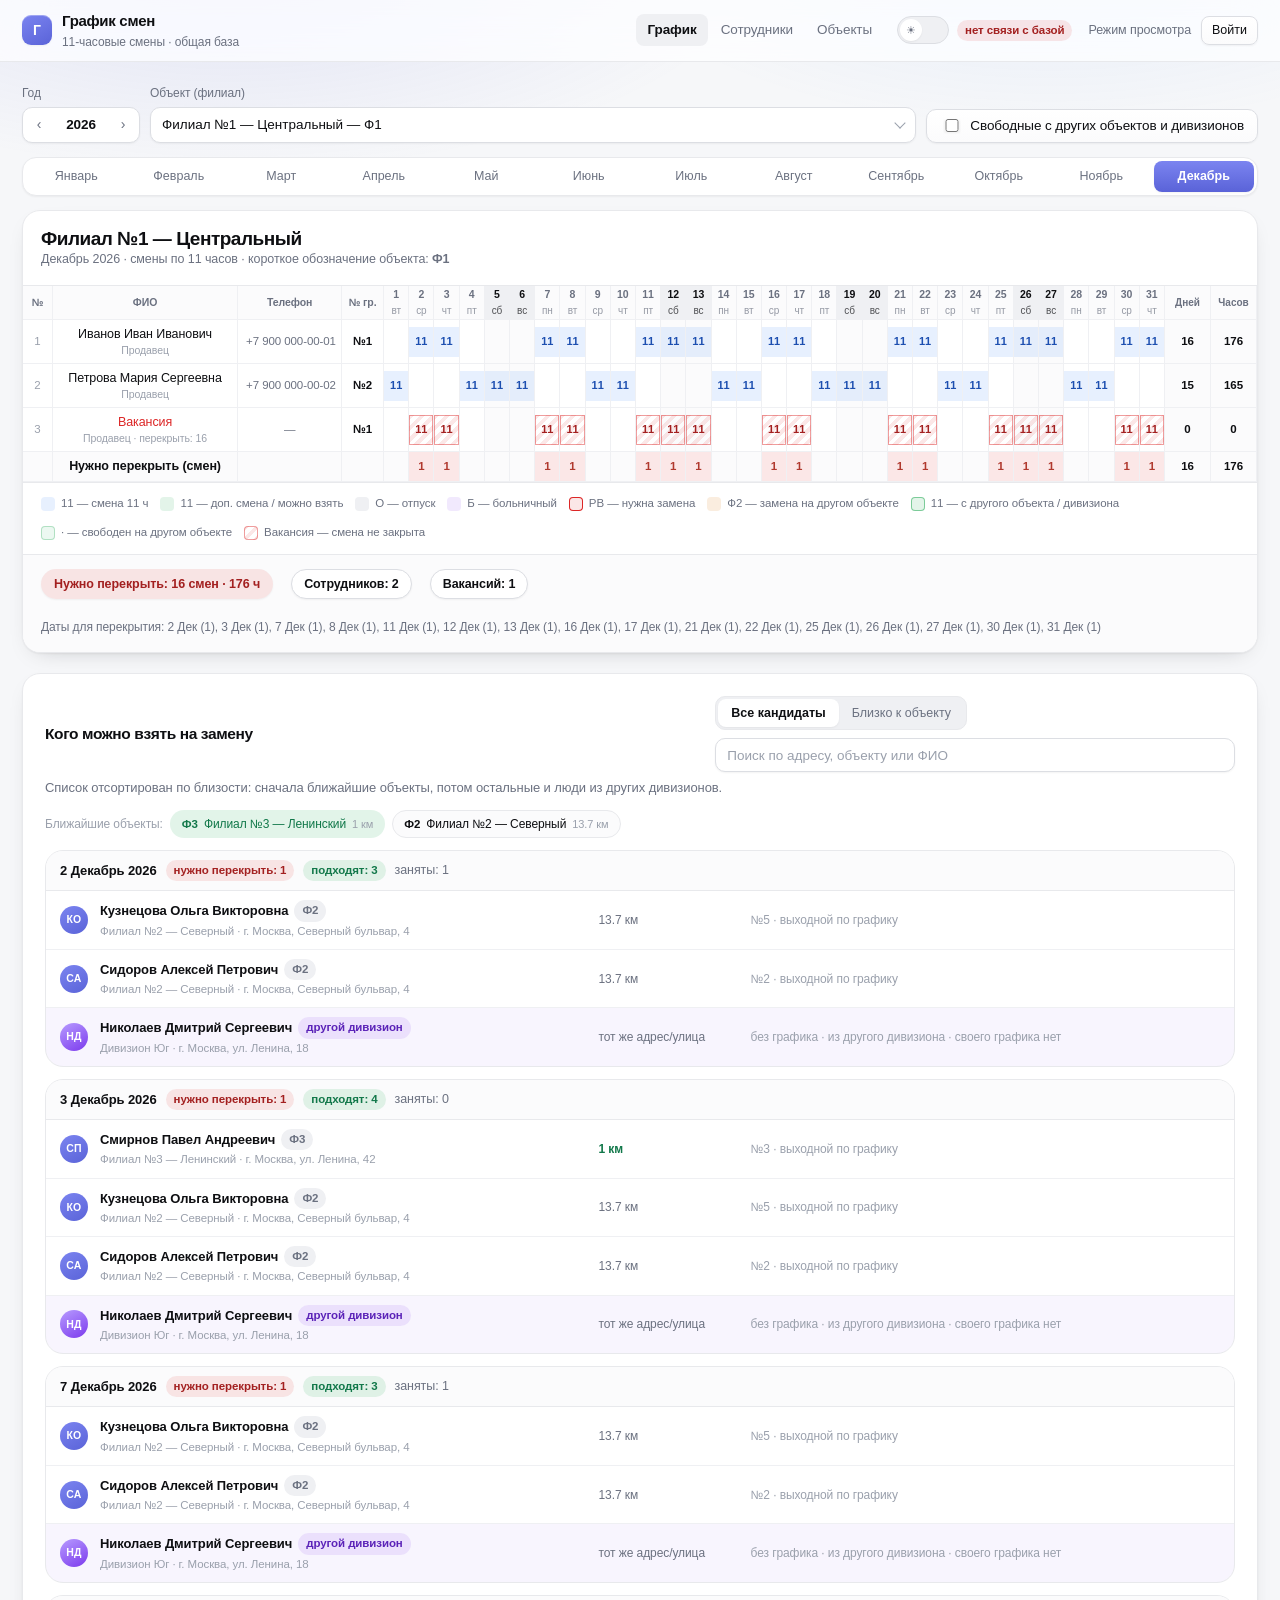
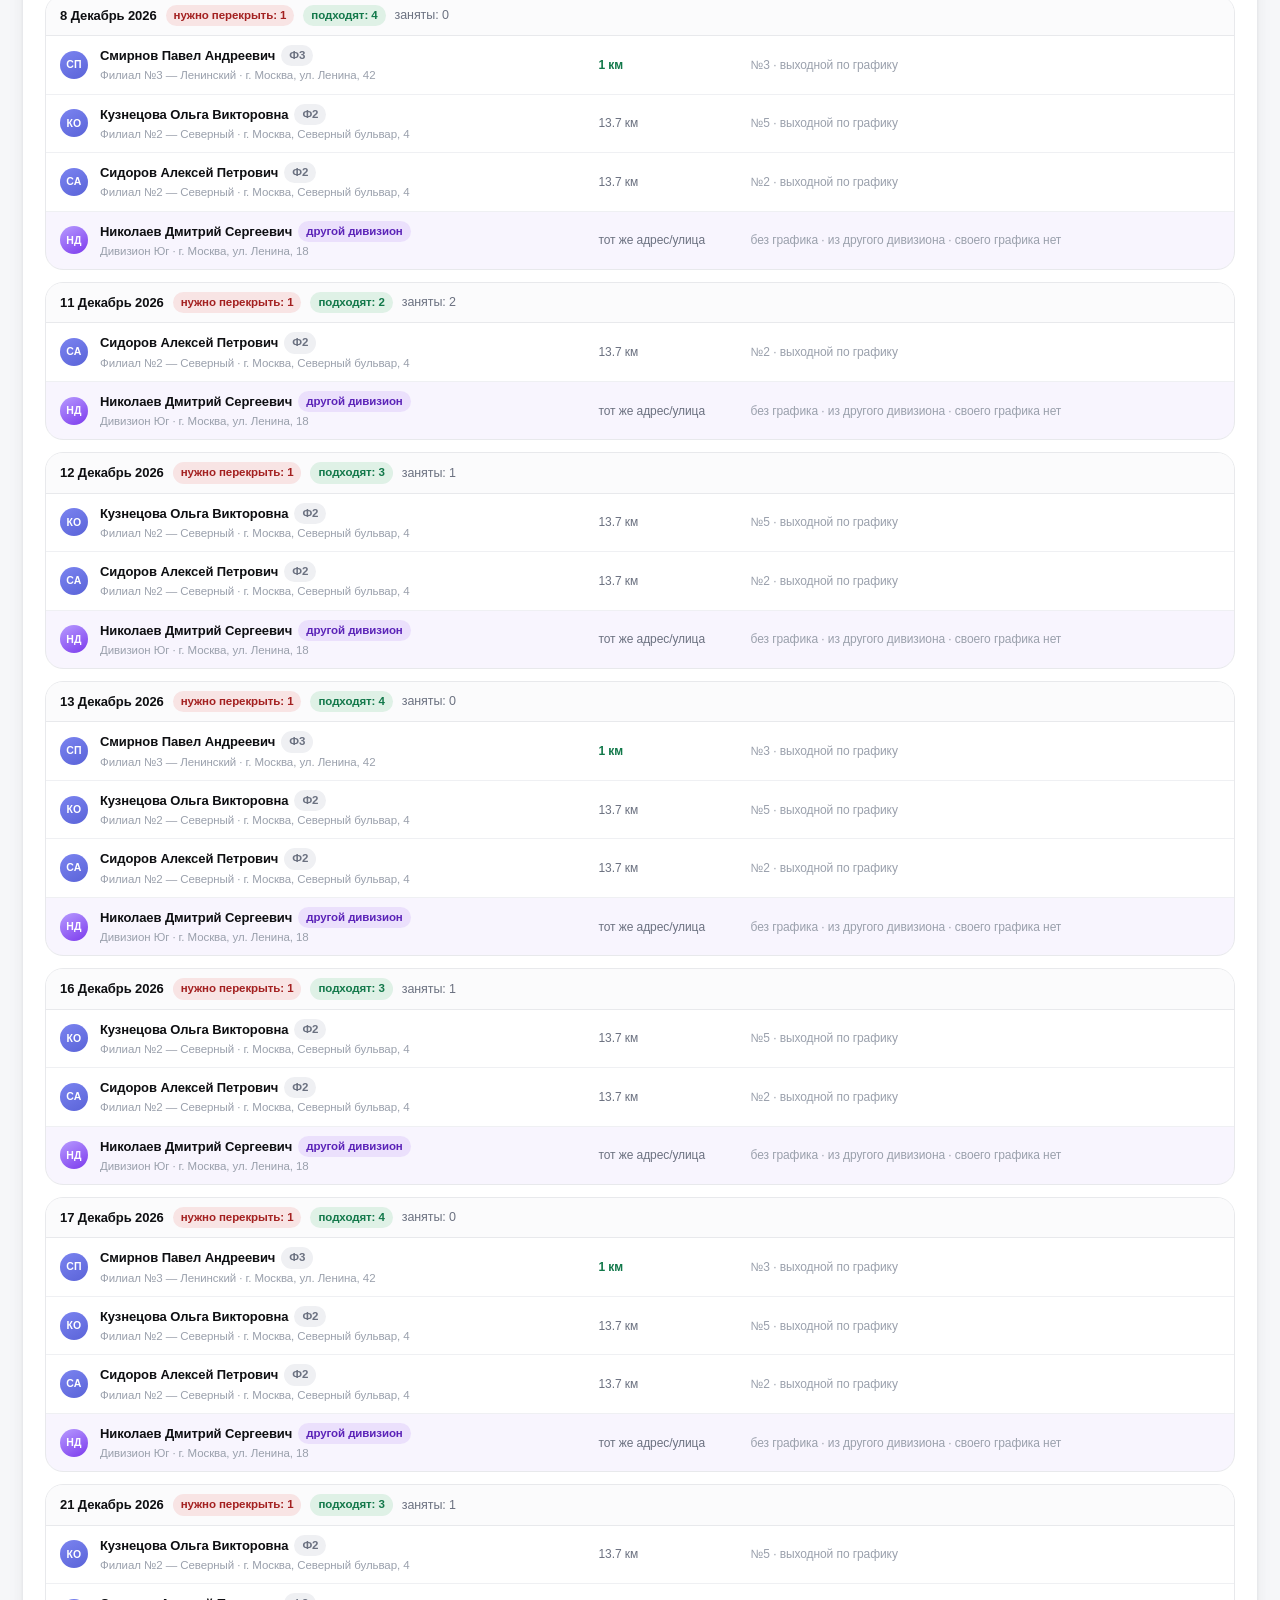
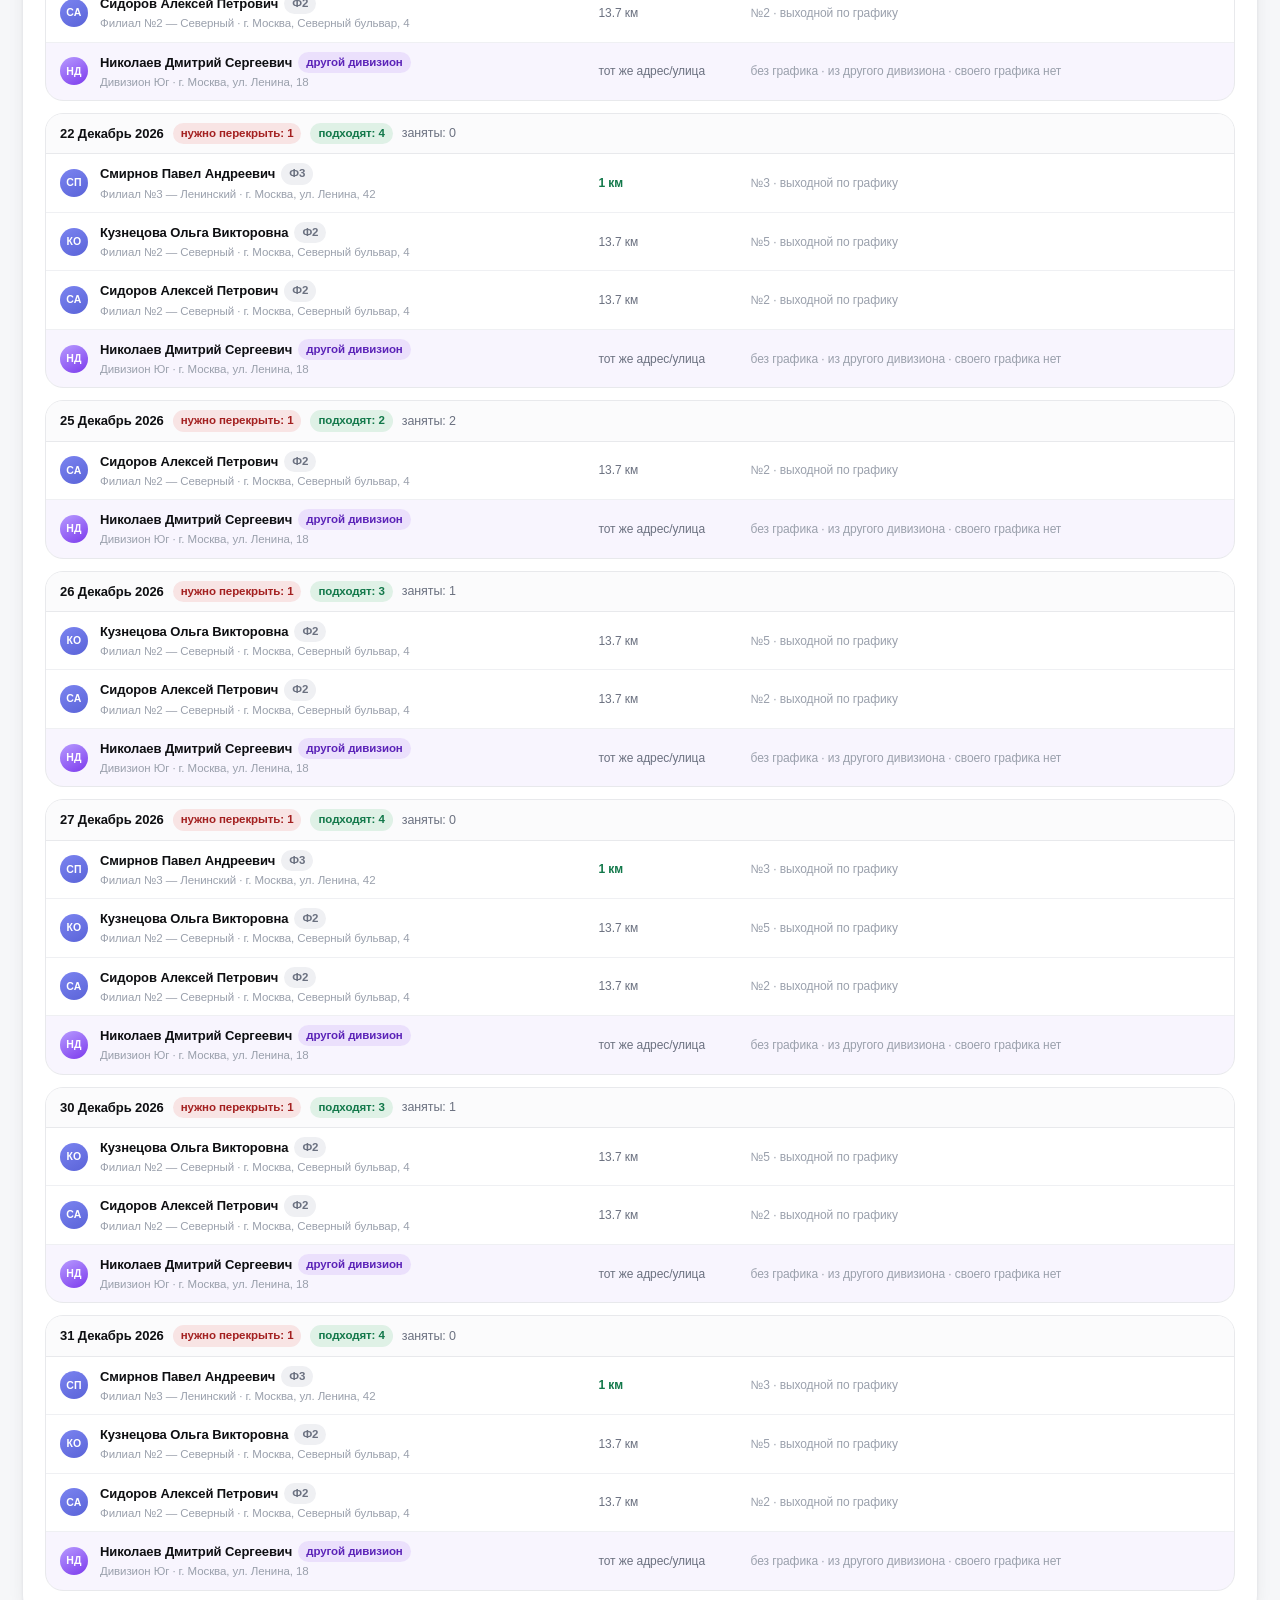
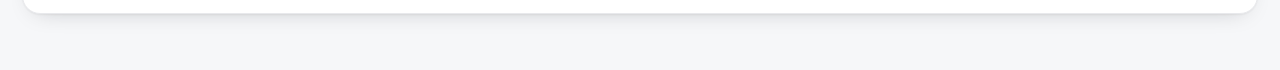
<file: index.html>
<!doctype html>
<html lang="ru">
<head>
<meta charset="utf-8">
<meta name="viewport" content="width=device-width,initial-scale=1">
<title>График смен</title>
<link rel="stylesheet" href="assets/styles.css">
<script>(function(){try{var t=localStorage.getItem("grafik_theme");if(t!=="light"&&t!=="dark"){t=(window.matchMedia&&window.matchMedia("(prefers-color-scheme: dark)").matches)?"dark":"light";}document.documentElement.setAttribute("data-theme",t);}catch(e){document.documentElement.setAttribute("data-theme","light");}})();</script>
</head>
<body>
<header class="top" id="hdr"></header>
<main class="wrap"><div id="view"><div class="loading">Загрузка графика…</div></div></main>
<div id="modal-root"></div>
<script src="assets/config.js?v=8"></script>
<script src="assets/app.js"></script>
<script src="assets/ui-select.js"></script>
<script src="assets/page-schedule.js"></script>
<script>
(function(){
  var v=document.getElementById('view');
  if(window.GRAFIK_READY)return;
  document.documentElement.setAttribute('data-broken','1');
  v.innerHTML='<div style="max-width:720px;margin:60px auto;padding:24px;border:1px solid #E6E5E3;border-radius:14px;'+
    'font:15px/1.6 -apple-system,Segoe UI,Roboto,sans-serif;color:#2C2C2B;background:#fff">'+
    '<h2 style="margin:0 0 10px">Файлы сайта не загрузились</h2>'+
    '<p>Страница открылась, но рядом с ней нет папки <b>assets</b> (в ней дизайн и код). '+
    'Поэтому график не может нарисоваться.</p>'+
    '<p><b>Что сделать:</b> загрузите на хостинг все файлы из архива целиком: '+
    'index.html и остальные .html — в корень, а папку assets — рядом с ними (со всеми 9 файлами внутри).</p>'+
    '<p style="color:#7D7A75;font-size:13px">Загружать сам zip-архив нельзя — хостинг не распакует его сам.</p></div>';
})();
</script>
</body>
</html>
</file>
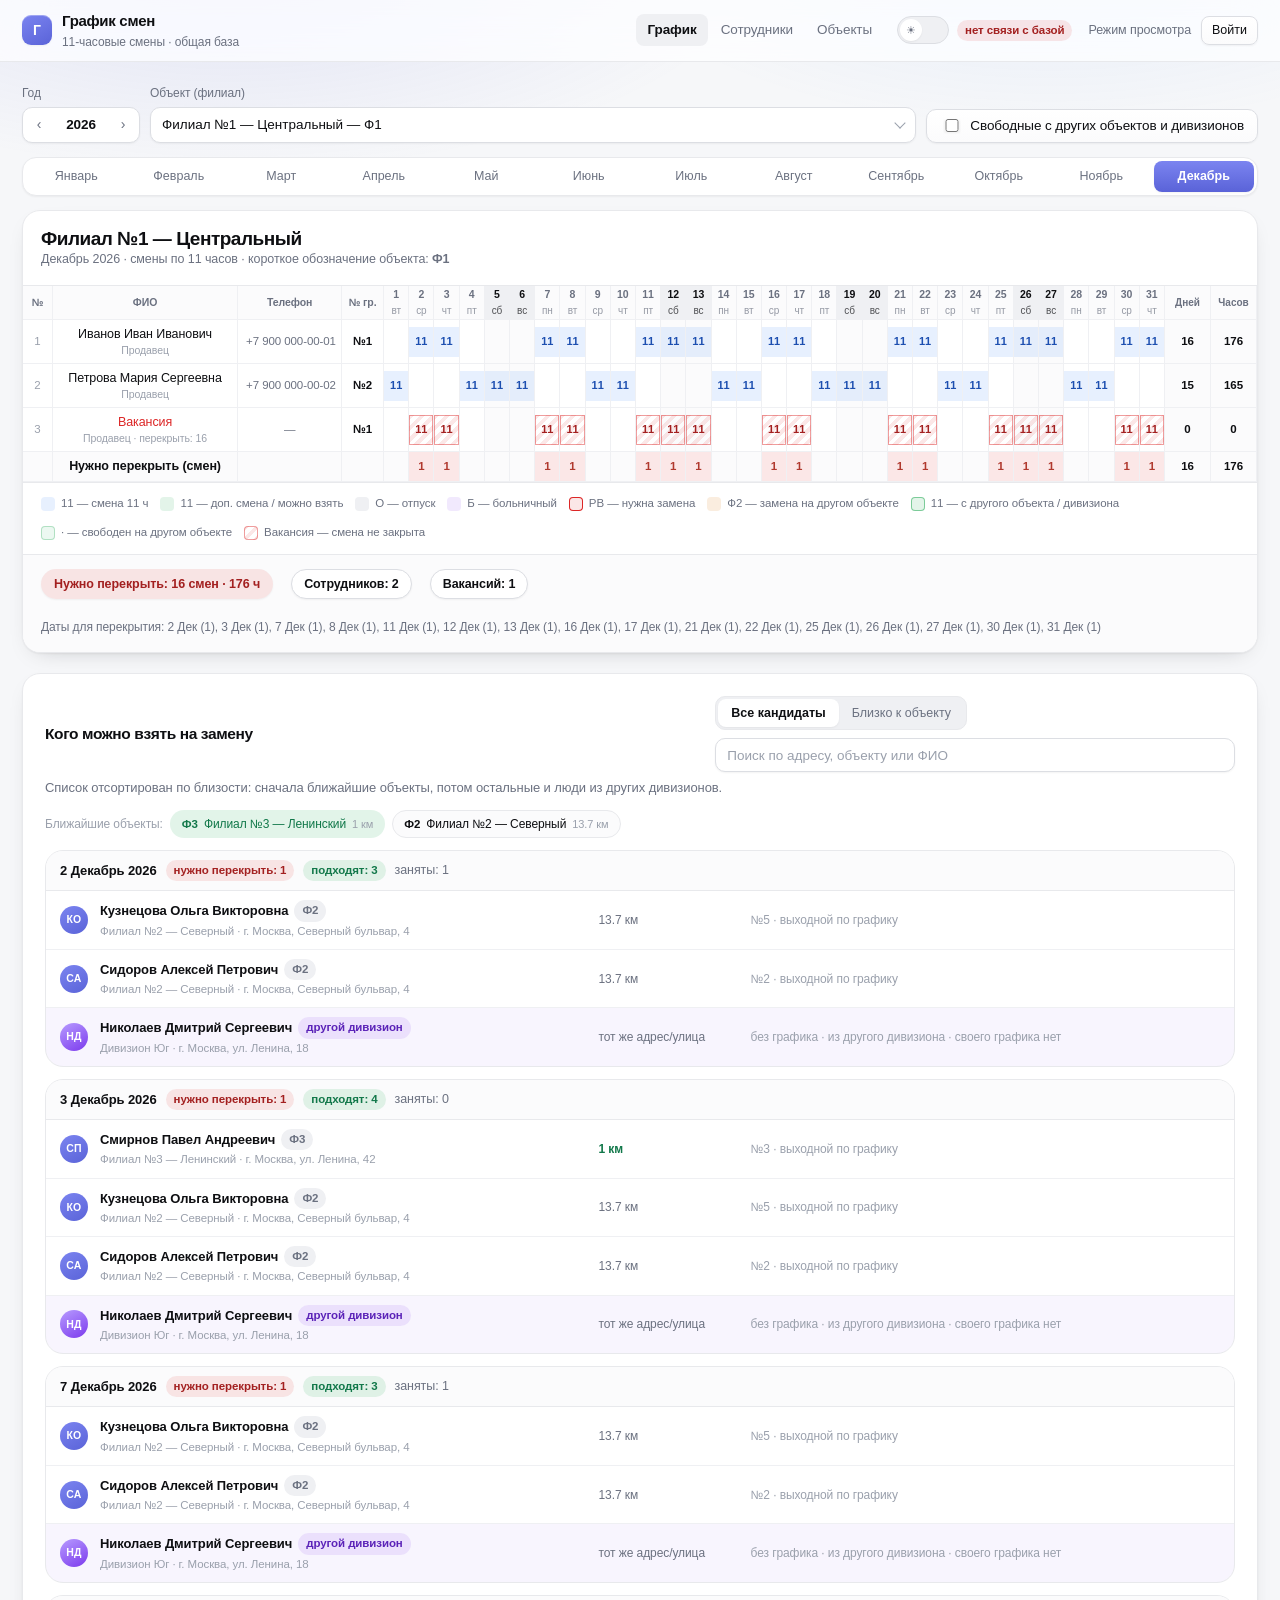
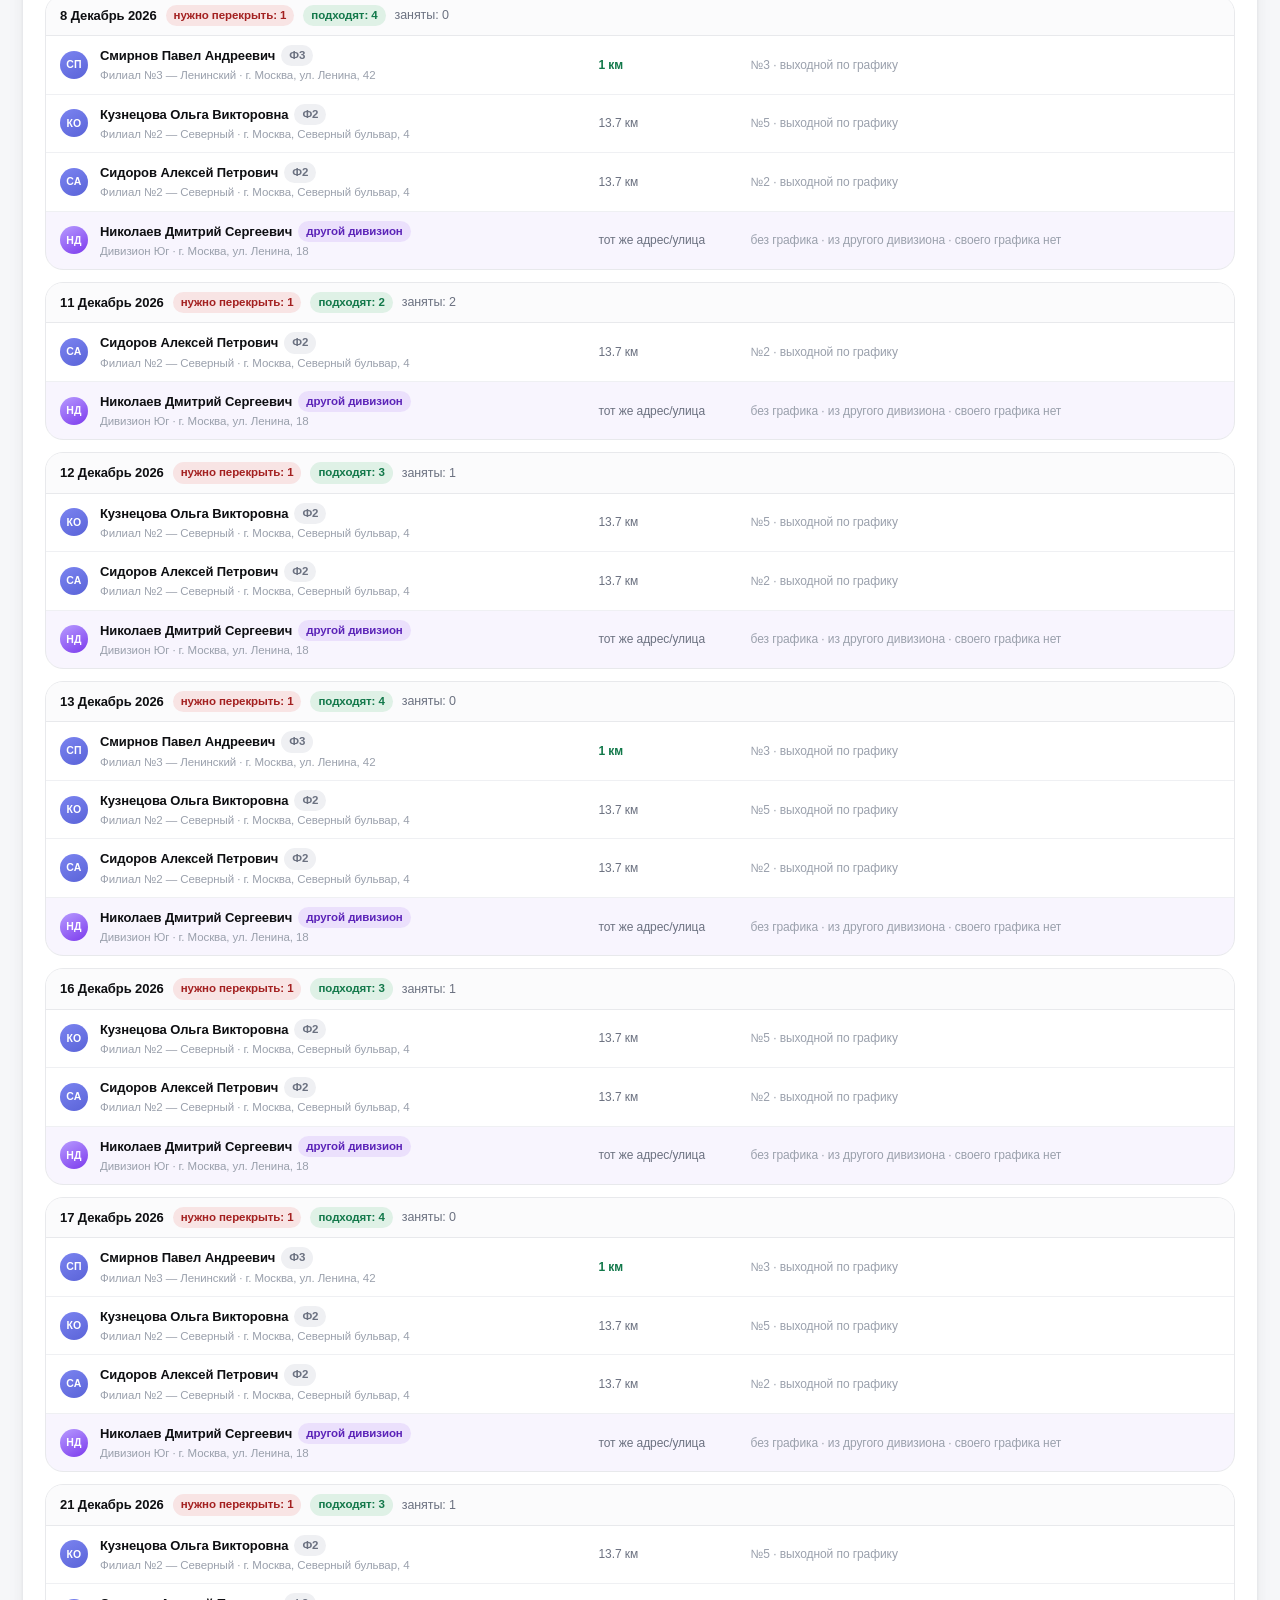
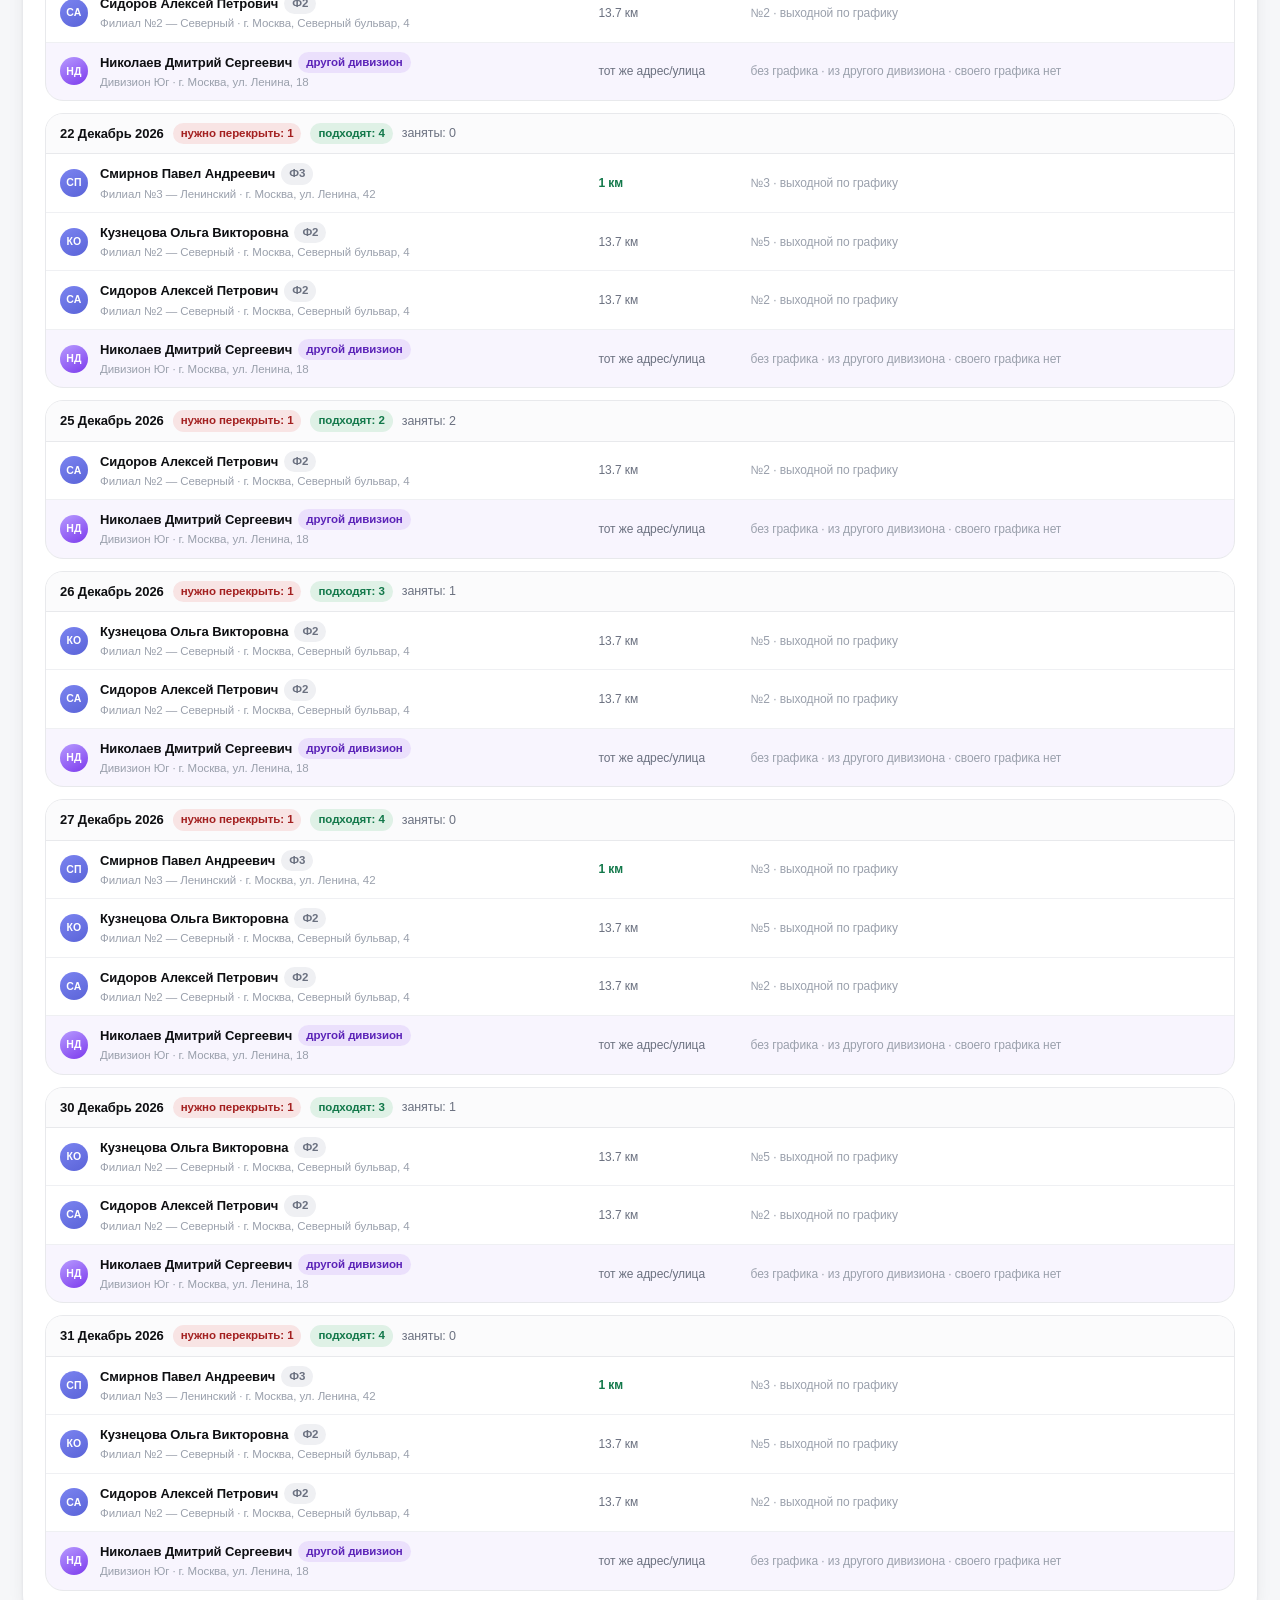
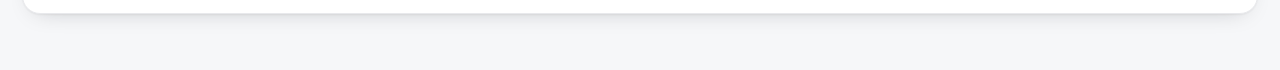
<file: admins.html>
<!doctype html>
<html lang="ru">
<head>
<meta charset="utf-8">
<meta name="viewport" content="width=device-width,initial-scale=1">
<title>Админы — График смен</title>
<link rel="stylesheet" href="assets/styles.css">
<script>(function(){try{var t=localStorage.getItem("grafik_theme");if(t!=="light"&&t!=="dark"){t=(window.matchMedia&&window.matchMedia("(prefers-color-scheme: dark)").matches)?"dark":"light";}document.documentElement.setAttribute("data-theme",t);}catch(e){document.documentElement.setAttribute("data-theme","light");}})();</script>
</head>
<body>
<header class="top" id="hdr"></header>
<main class="wrap"><div id="view"><div class="loading">Загрузка графика…</div></div></main>
<div id="modal-root"></div>
<script src="assets/config.js?v=8"></script>
<script src="assets/app.js"></script>
<script src="assets/ui-select.js"></script>
<script src="assets/page-admins.js"></script>
<script>
(function(){
  var v=document.getElementById('view');
  if(window.GRAFIK_READY)return;
  document.documentElement.setAttribute('data-broken','1');
  v.innerHTML='<div style="max-width:720px;margin:60px auto;padding:24px;border:1px solid #E6E5E3;border-radius:14px;'+
    'font:15px/1.6 -apple-system,Segoe UI,Roboto,sans-serif;color:#2C2C2B;background:#fff">'+
    '<h2 style="margin:0 0 10px">Файлы сайта не загрузились</h2>'+
    '<p>Страница открылась, но рядом с ней нет папки <b>assets</b> (в ней дизайн и код). '+
    'Поэтому график не может нарисоваться.</p>'+
    '<p><b>Что сделать:</b> загрузите на хостинг все файлы из архива целиком: '+
    'index.html и остальные .html — в корень, а папку assets — рядом с ними (со всеми 9 файлами внутри).</p>'+
    '<p style="color:#7D7A75;font-size:13px">Загружать сам zip-архив нельзя — хостинг не распакует его сам.</p></div>';
})();
</script>
</body>
</html>
</file>
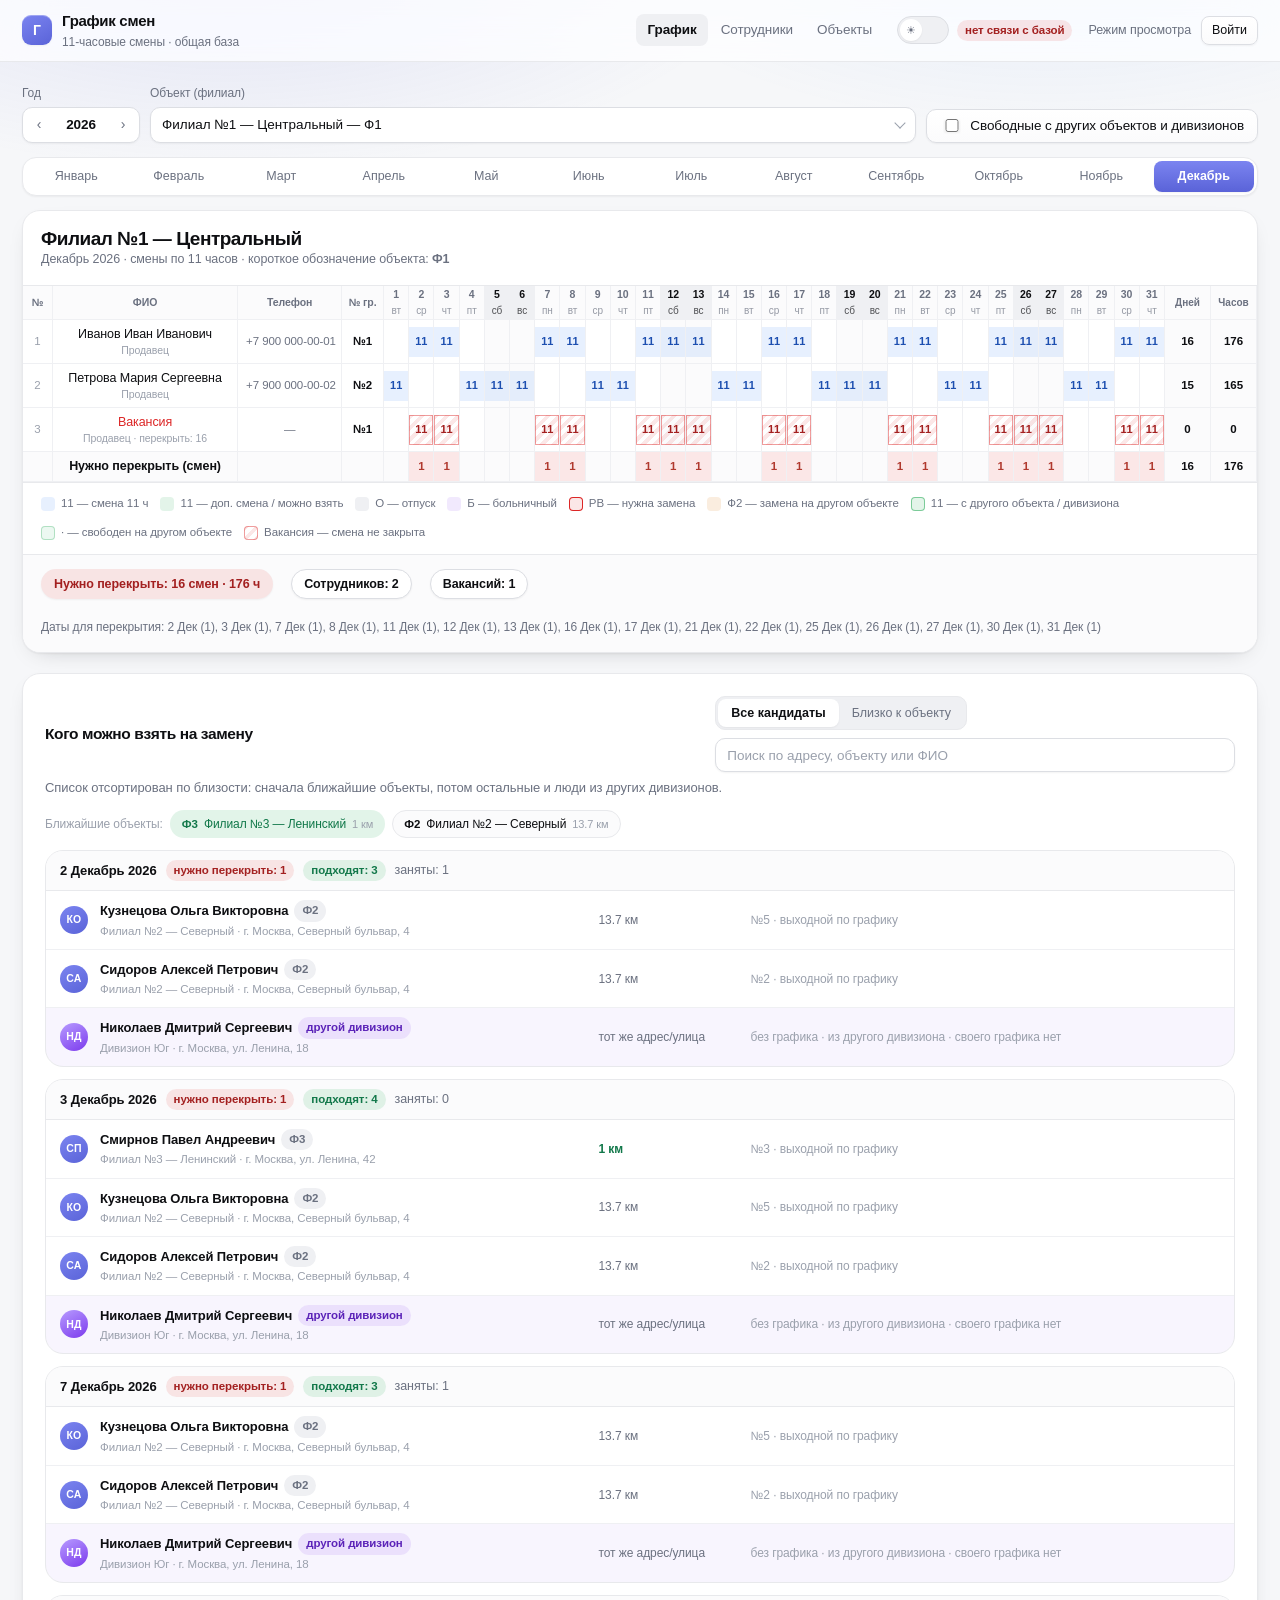
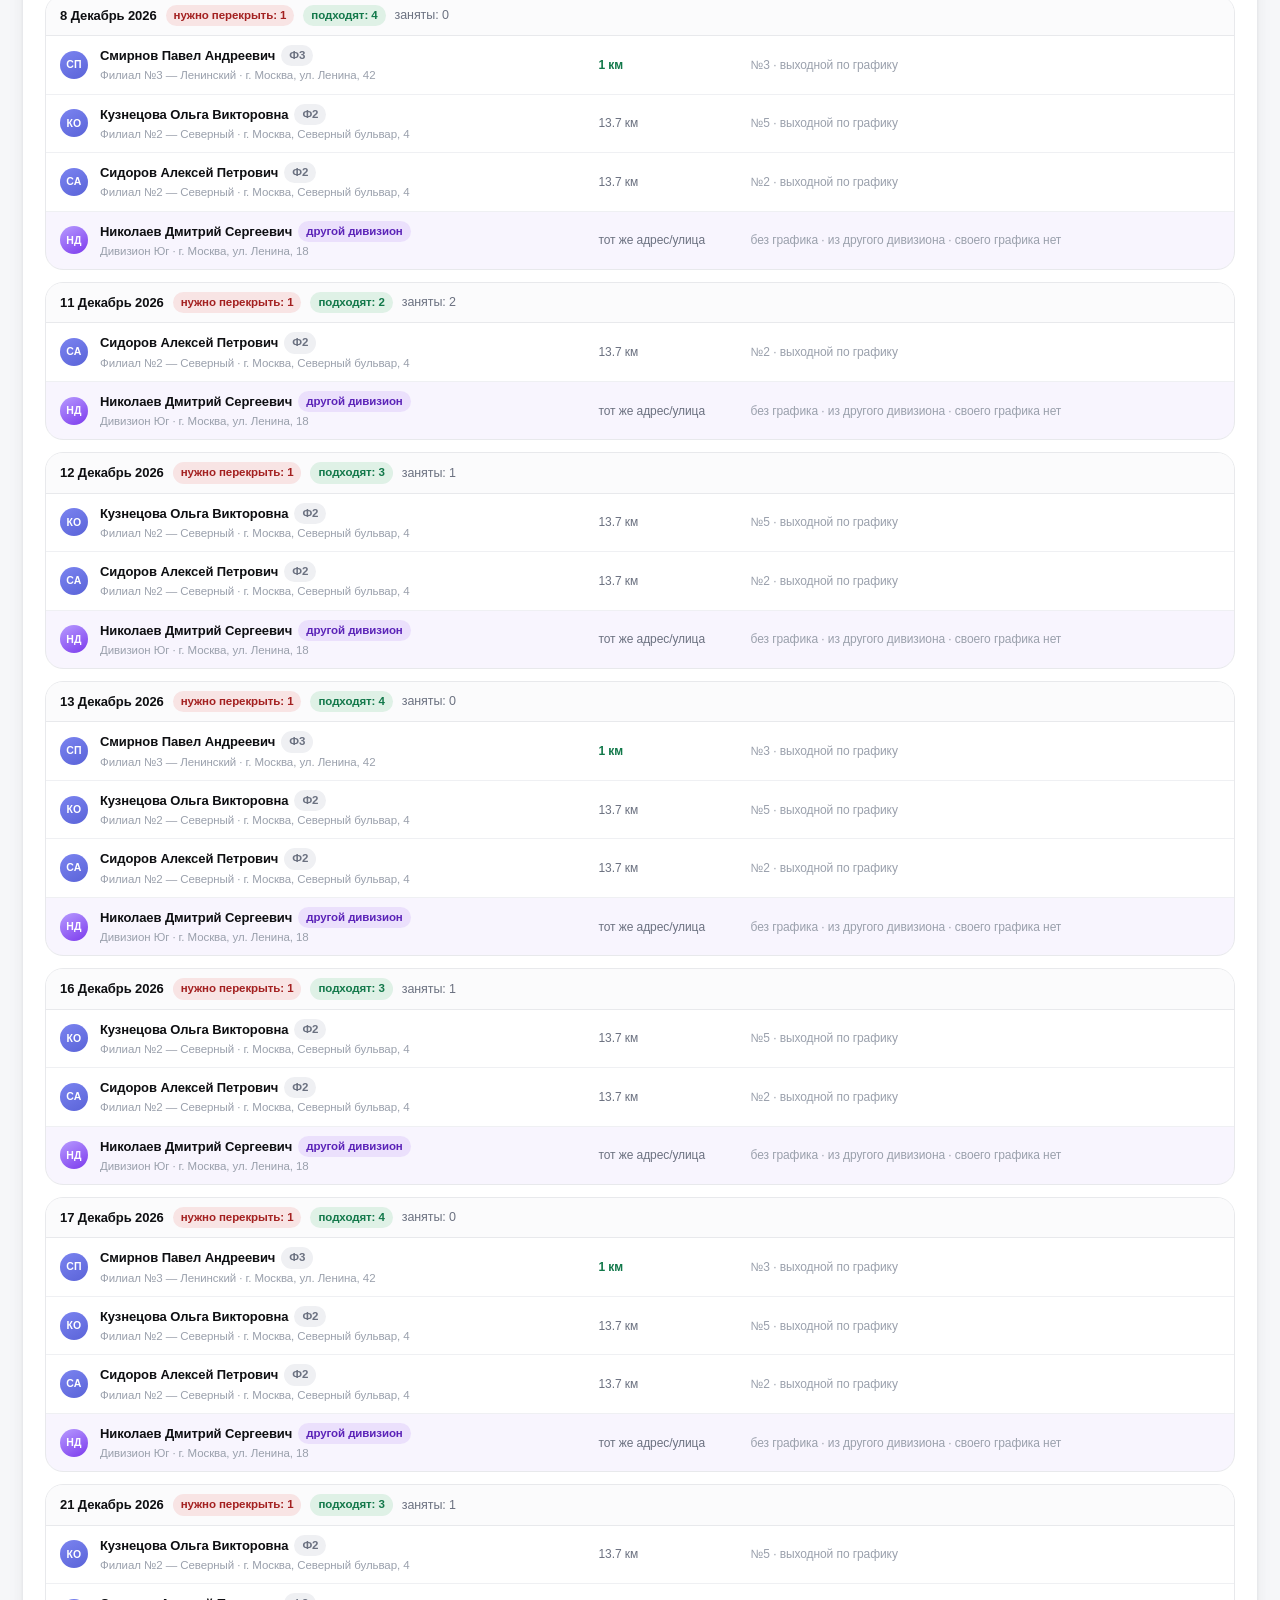
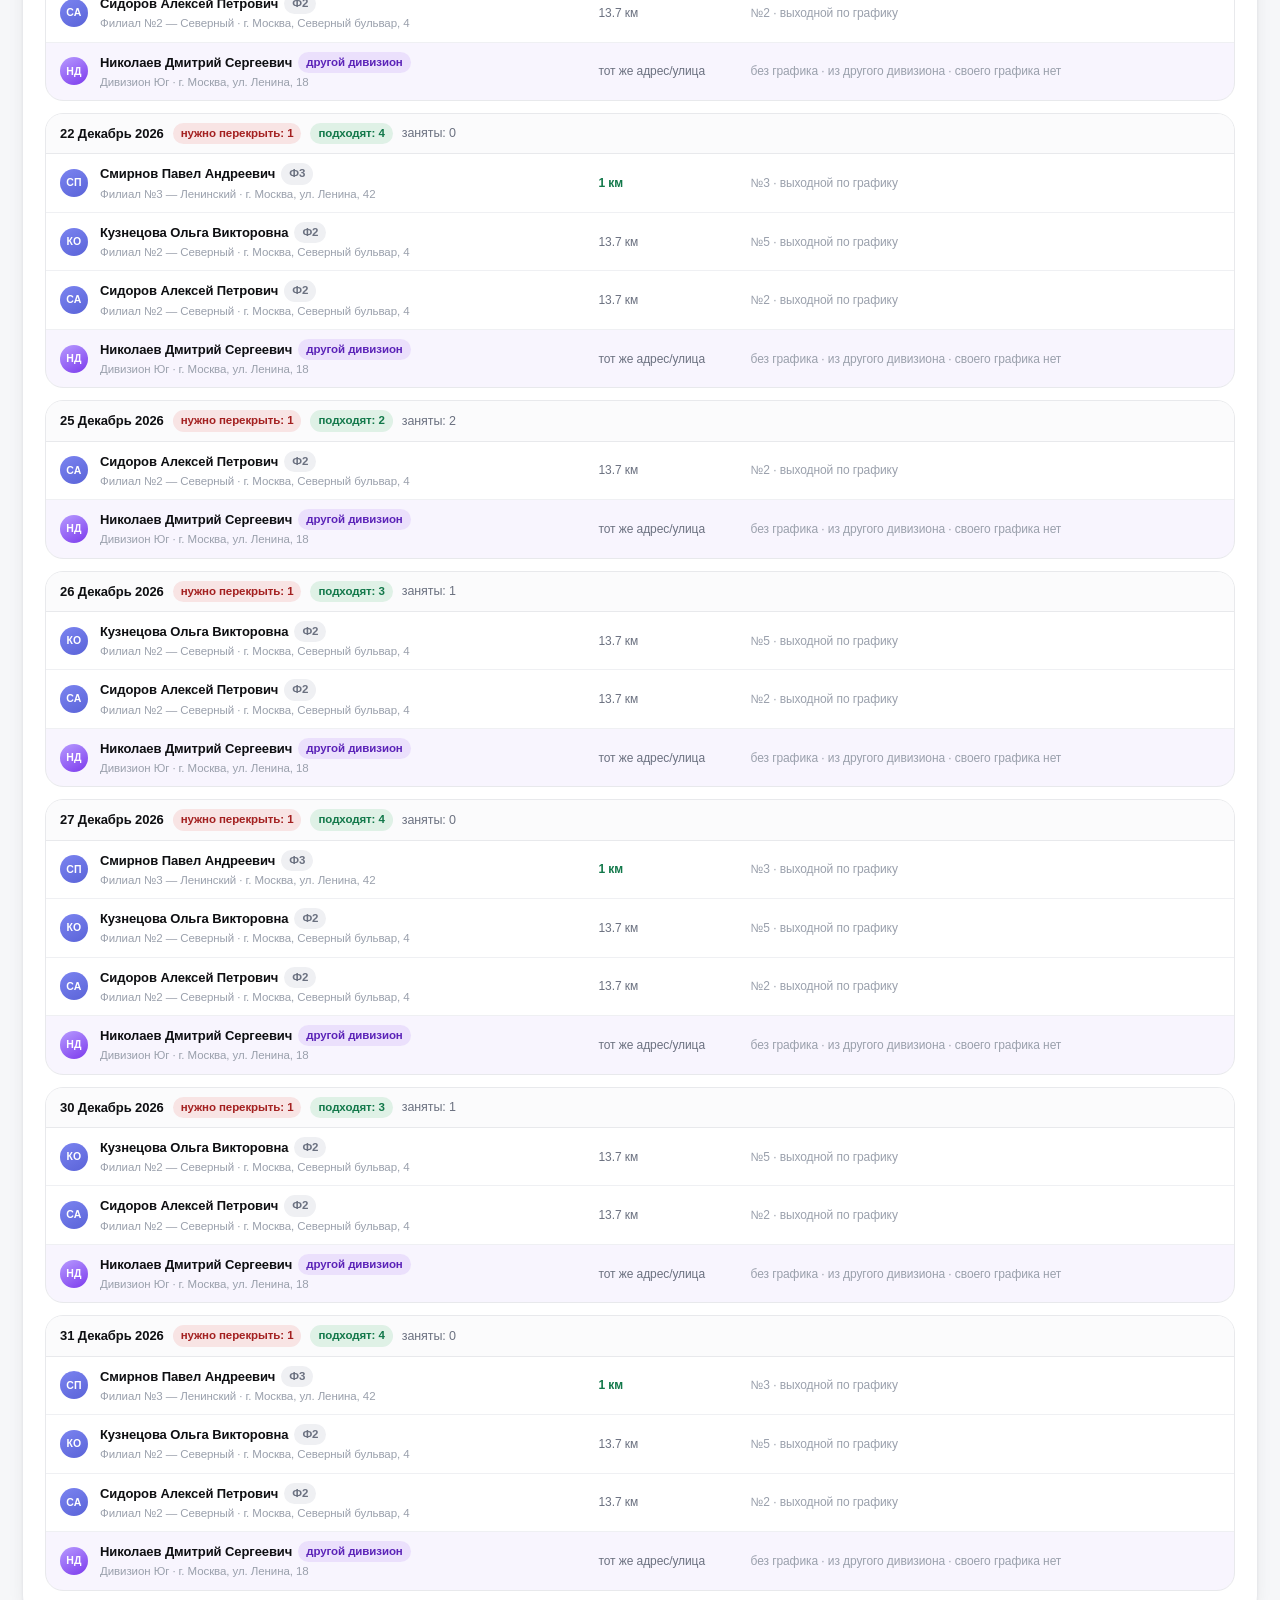
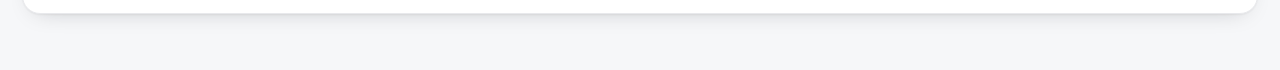
<file: data.html>
<!doctype html>
<html lang="ru">
<head>
<meta charset="utf-8">
<meta name="viewport" content="width=device-width,initial-scale=1">
<title>Данные — График смен</title>
<link rel="stylesheet" href="assets/styles.css">
<script>(function(){try{var t=localStorage.getItem("grafik_theme");if(t!=="light"&&t!=="dark"){t=(window.matchMedia&&window.matchMedia("(prefers-color-scheme: dark)").matches)?"dark":"light";}document.documentElement.setAttribute("data-theme",t);}catch(e){document.documentElement.setAttribute("data-theme","light");}})();</script>
</head>
<body>
<header class="top" id="hdr"></header>
<main class="wrap"><div id="view"><div class="loading">Загрузка графика…</div></div></main>
<div id="modal-root"></div>
<script src="assets/config.js?v=8"></script>
<script src="assets/app.js"></script>
<script src="assets/ui-select.js"></script>
<script src="assets/page-data.js"></script>
<script>
(function(){
  var v=document.getElementById('view');
  if(window.GRAFIK_READY)return;
  document.documentElement.setAttribute('data-broken','1');
  v.innerHTML='<div style="max-width:720px;margin:60px auto;padding:24px;border:1px solid #E6E5E3;border-radius:14px;'+
    'font:15px/1.6 -apple-system,Segoe UI,Roboto,sans-serif;color:#2C2C2B;background:#fff">'+
    '<h2 style="margin:0 0 10px">Файлы сайта не загрузились</h2>'+
    '<p>Страница открылась, но рядом с ней нет папки <b>assets</b> (в ней дизайн и код). '+
    'Поэтому график не может нарисоваться.</p>'+
    '<p><b>Что сделать:</b> загрузите на хостинг все файлы из архива целиком: '+
    'index.html и остальные .html — в корень, а папку assets — рядом с ними (со всеми 9 файлами внутри).</p>'+
    '<p style="color:#7D7A75;font-size:13px">Загружать сам zip-архив нельзя — хостинг не распакует его сам.</p></div>';
})();
</script>
</body>
</html>
</file>
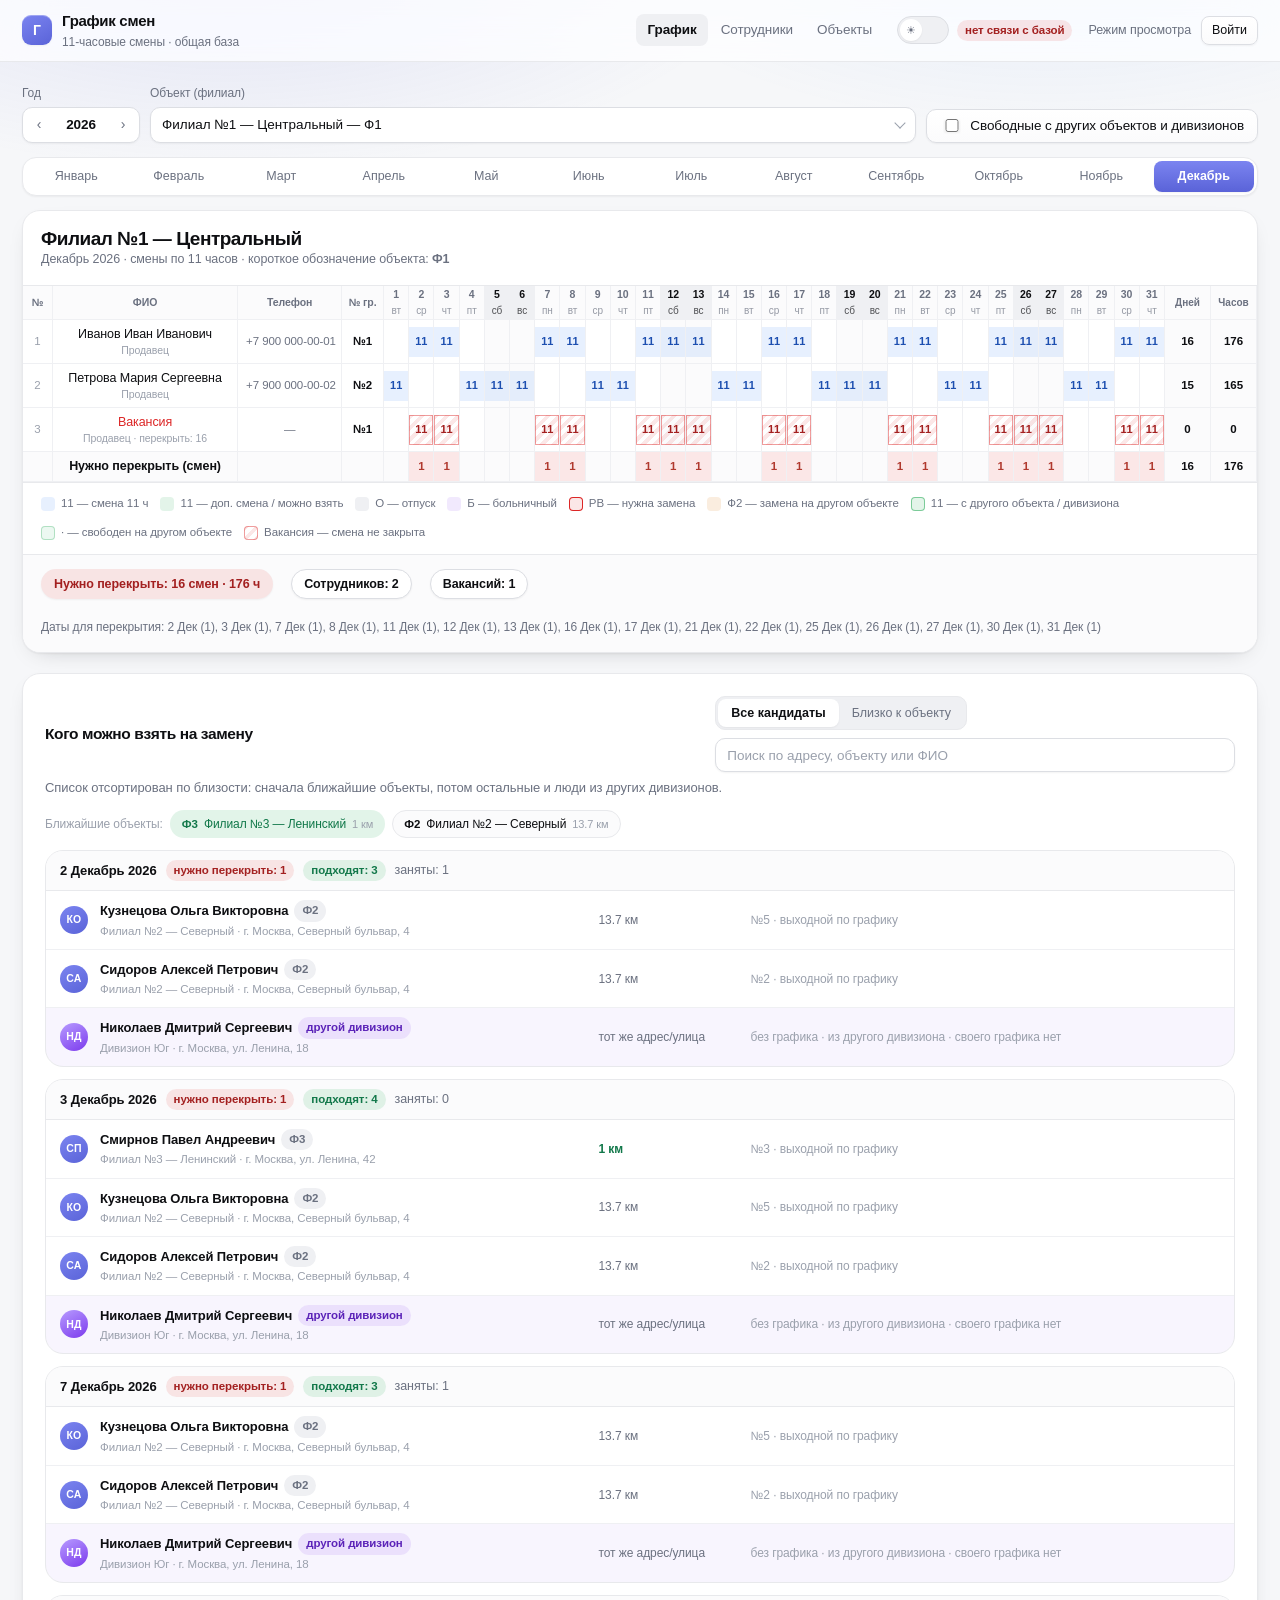
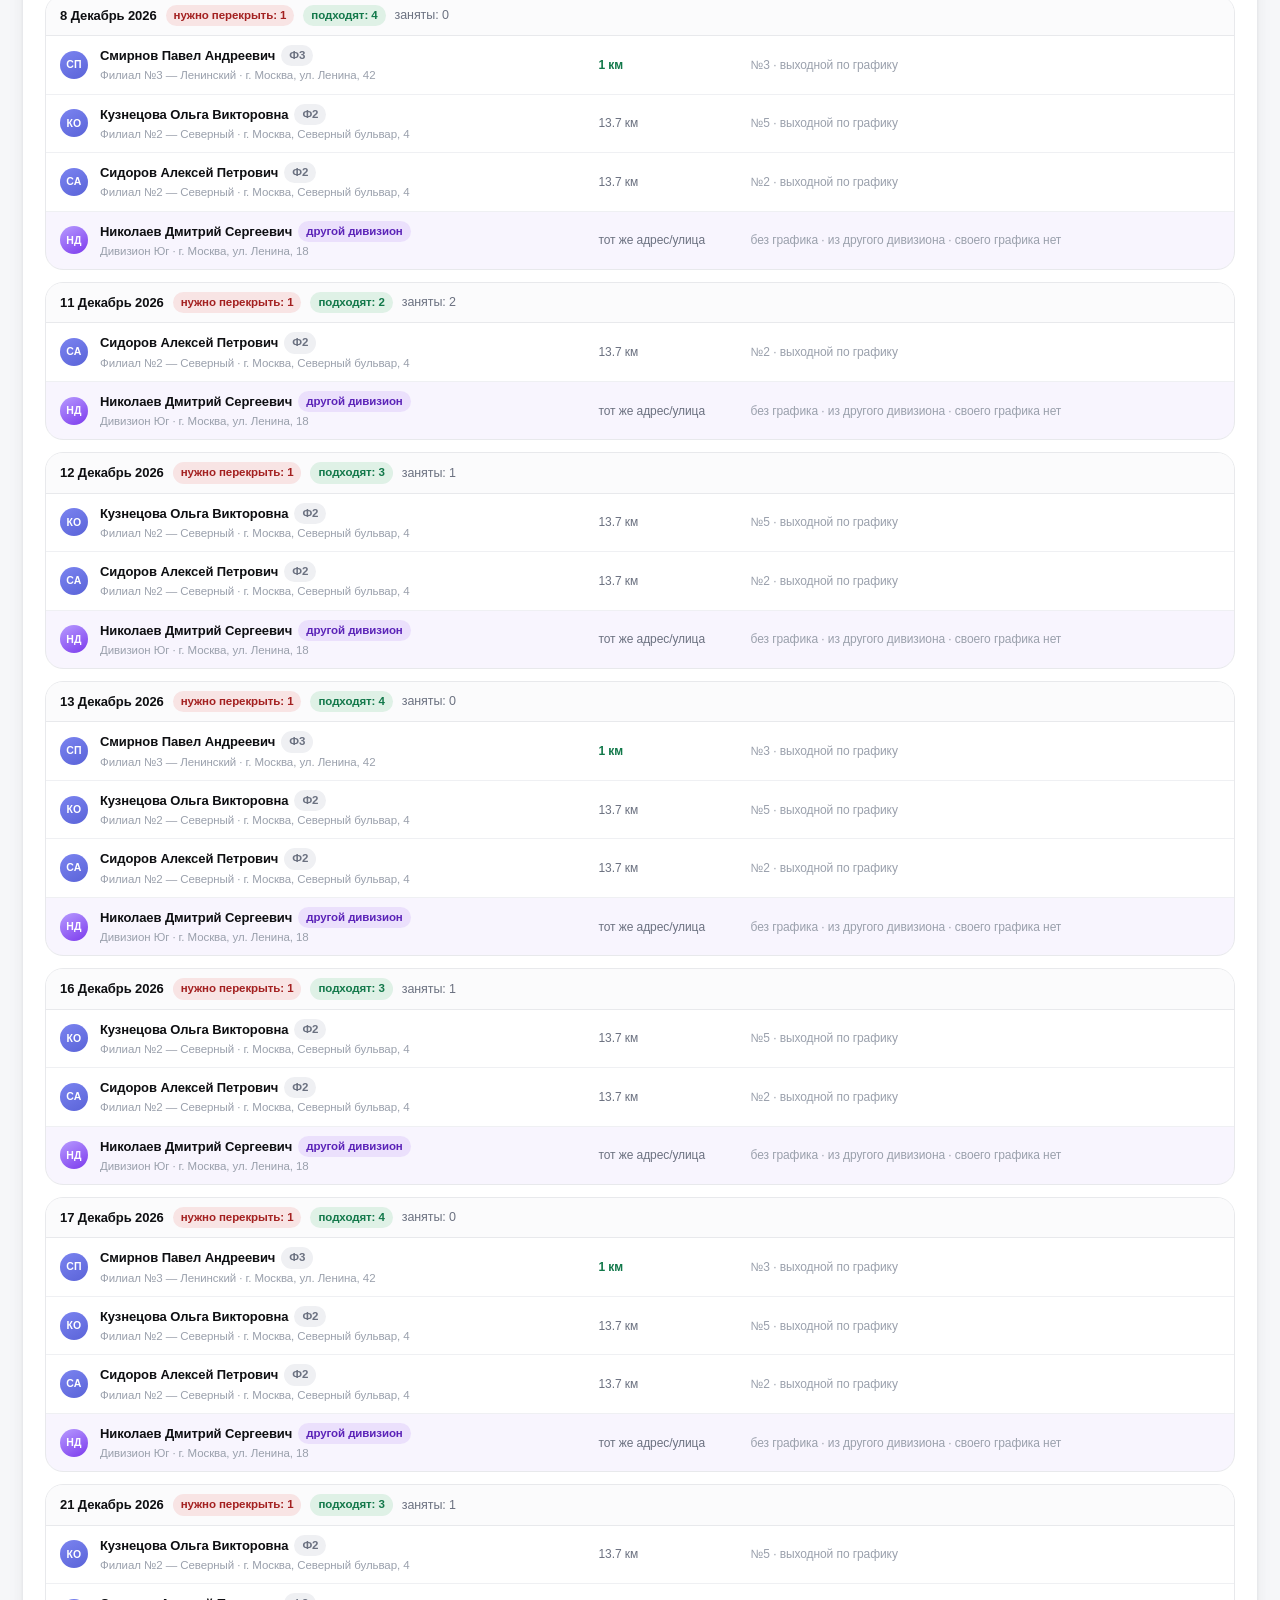
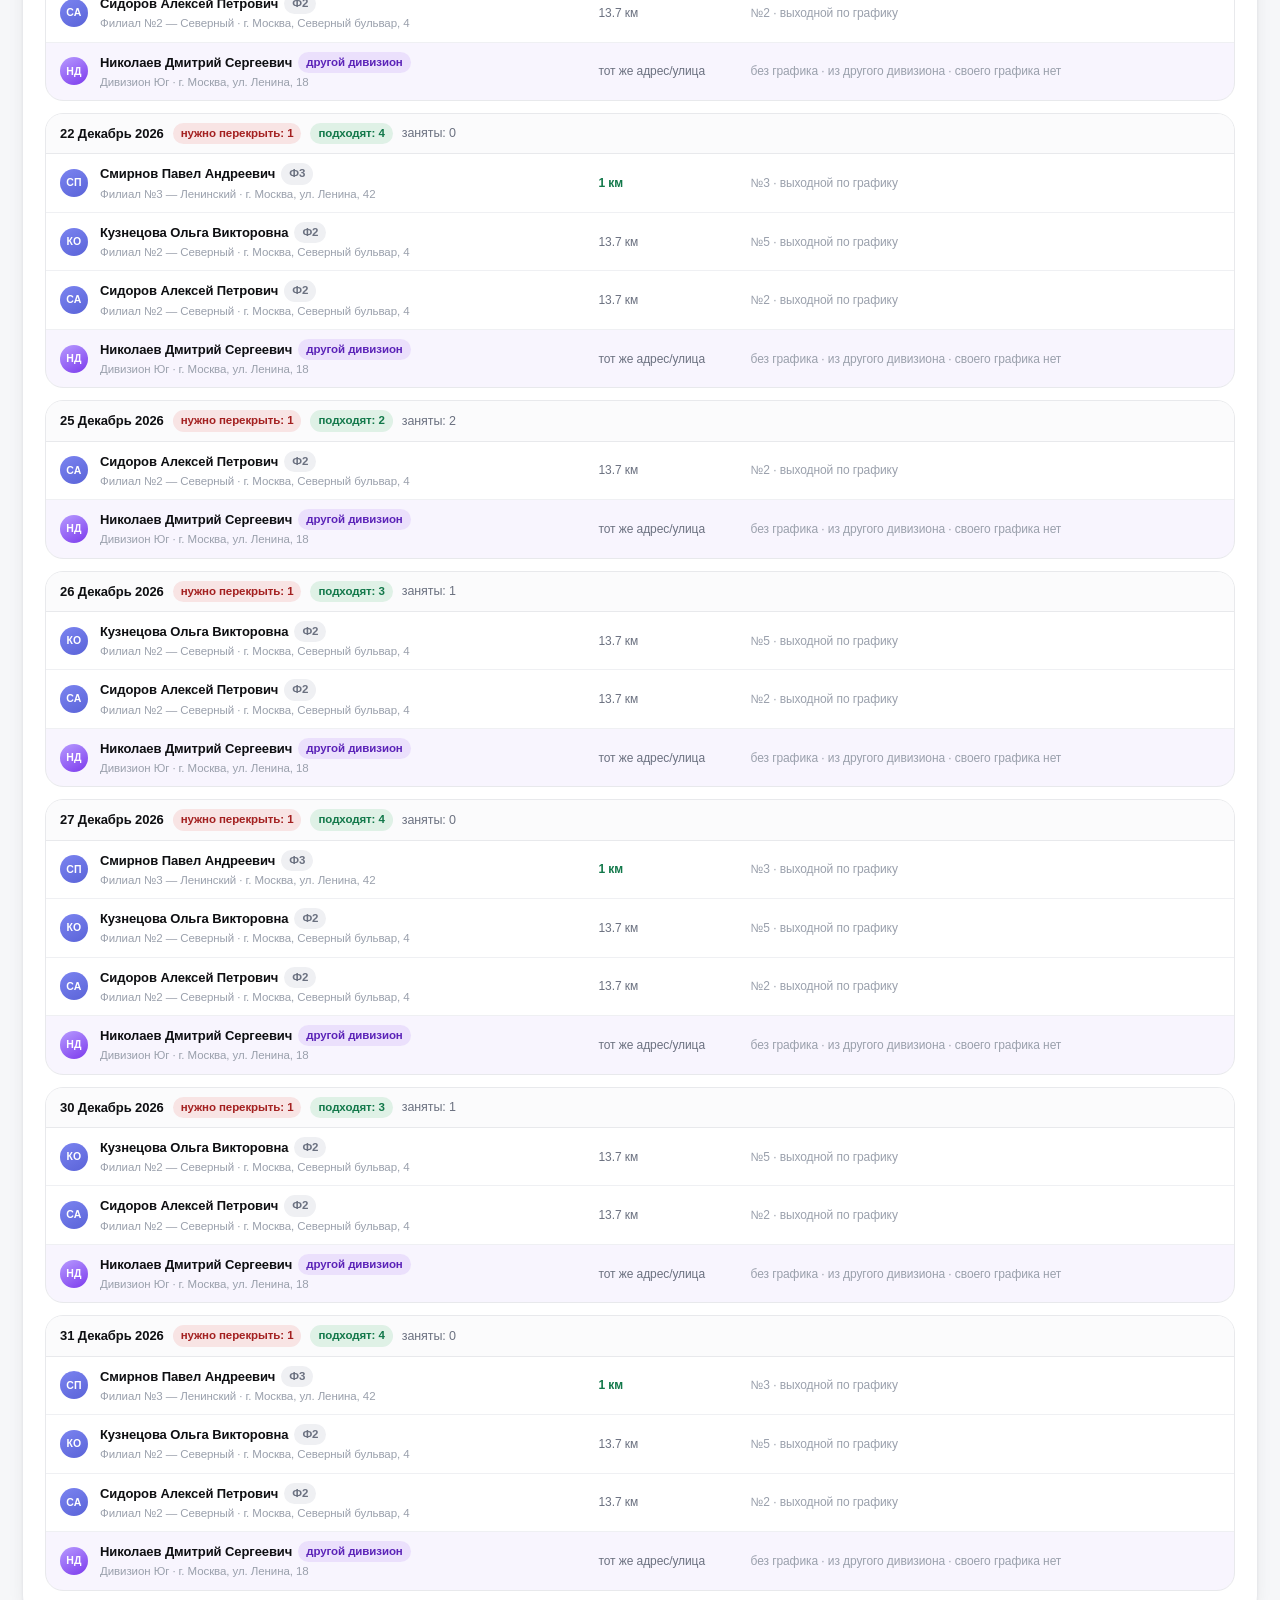
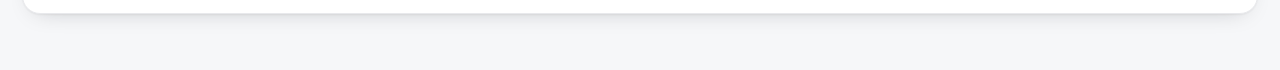
<file: database.html>
<!doctype html>
<html lang="ru">
<head>
<meta charset="utf-8">
<meta name="viewport" content="width=device-width,initial-scale=1">
<title>Общая база — График смен</title>
<link rel="stylesheet" href="assets/styles.css">
<script>(function(){try{var t=localStorage.getItem("grafik_theme");if(t!=="light"&&t!=="dark"){t=(window.matchMedia&&window.matchMedia("(prefers-color-scheme: dark)").matches)?"dark":"light";}document.documentElement.setAttribute("data-theme",t);}catch(e){document.documentElement.setAttribute("data-theme","light");}})();</script>
</head>
<body>
<header class="top" id="hdr"></header>
<main class="wrap"><div id="view"><div class="loading">Загрузка графика…</div></div></main>
<div id="modal-root"></div>
<script src="assets/config.js?v=8"></script>
<script src="assets/app.js"></script>
<script src="assets/ui-select.js"></script>
<script src="assets/page-database.js"></script>
<script>
(function(){
  var v=document.getElementById('view');
  if(window.GRAFIK_READY)return;
  document.documentElement.setAttribute('data-broken','1');
  v.innerHTML='<div style="max-width:720px;margin:60px auto;padding:24px;border:1px solid #E6E5E3;border-radius:14px;'+
    'font:15px/1.6 -apple-system,Segoe UI,Roboto,sans-serif;color:#2C2C2B;background:#fff">'+
    '<h2 style="margin:0 0 10px">Файлы сайта не загрузились</h2>'+
    '<p>Страница открылась, но рядом с ней нет папки <b>assets</b> (в ней дизайн и код). '+
    'Поэтому график не может нарисоваться.</p>'+
    '<p><b>Что сделать:</b> загрузите на хостинг все файлы из архива целиком: '+
    'index.html и остальные .html — в корень, а папку assets — рядом с ними (со всеми 9 файлами внутри).</p>'+
    '<p style="color:#7D7A75;font-size:13px">Загружать сам zip-архив нельзя — хостинг не распакует его сам.</p></div>';
})();
</script>
</body>
</html>
</file>
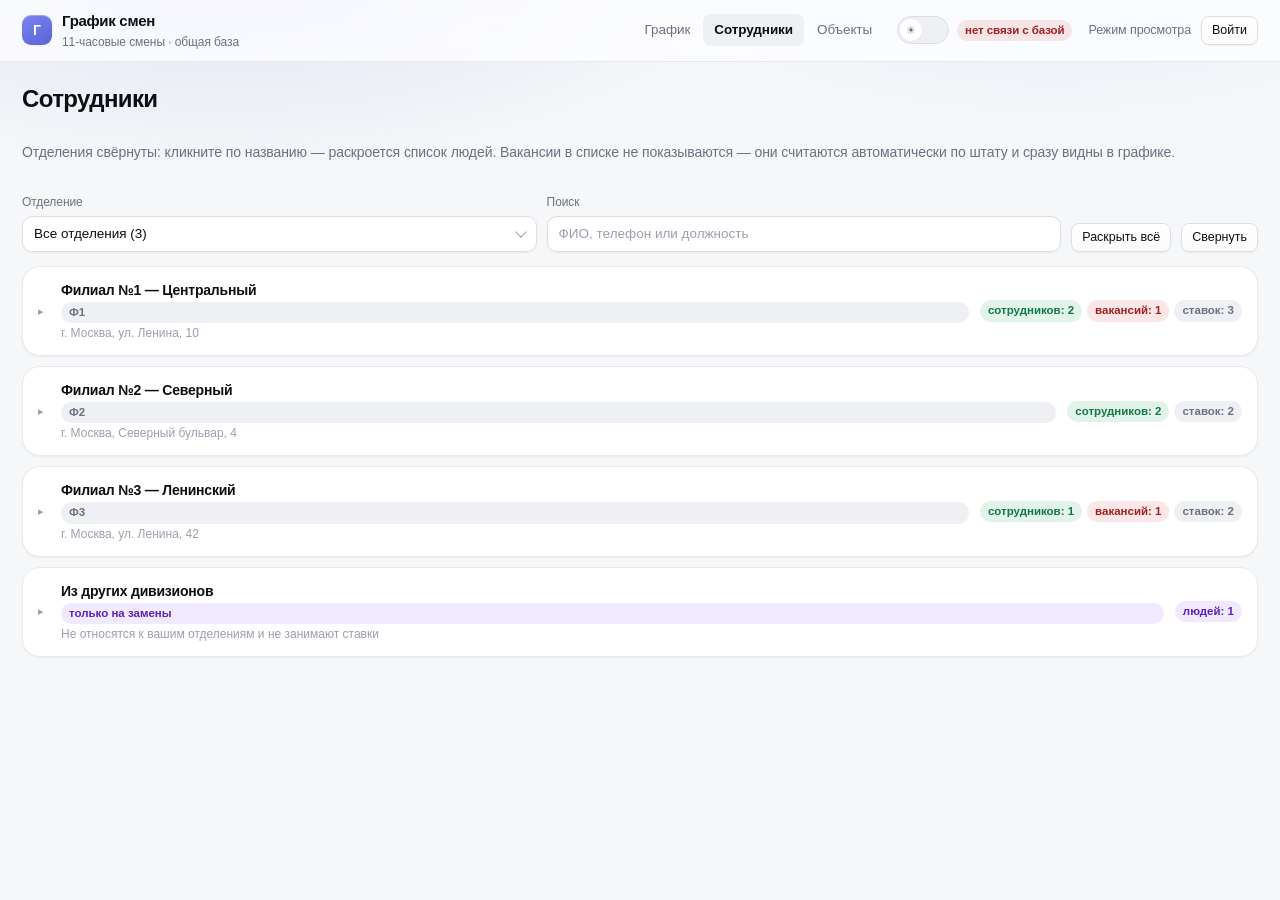
<file: employees.html>
<!doctype html>
<html lang="ru">
<head>
<meta charset="utf-8">
<meta name="viewport" content="width=device-width,initial-scale=1">
<title>Сотрудники — График смен</title>
<link rel="stylesheet" href="assets/styles.css">
<script>(function(){try{var t=localStorage.getItem("grafik_theme");if(t!=="light"&&t!=="dark"){t=(window.matchMedia&&window.matchMedia("(prefers-color-scheme: dark)").matches)?"dark":"light";}document.documentElement.setAttribute("data-theme",t);}catch(e){document.documentElement.setAttribute("data-theme","light");}})();</script>
</head>
<body>
<header class="top" id="hdr"></header>
<main class="wrap"><div id="view"><div class="loading">Загрузка графика…</div></div></main>
<div id="modal-root"></div>
<script src="assets/config.js?v=8"></script>
<script src="assets/app.js"></script>
<script src="assets/ui-select.js"></script>
<script src="assets/page-employees.js"></script>
<script>
(function(){
  var v=document.getElementById('view');
  if(window.GRAFIK_READY)return;
  document.documentElement.setAttribute('data-broken','1');
  v.innerHTML='<div style="max-width:720px;margin:60px auto;padding:24px;border:1px solid #E6E5E3;border-radius:14px;'+
    'font:15px/1.6 -apple-system,Segoe UI,Roboto,sans-serif;color:#2C2C2B;background:#fff">'+
    '<h2 style="margin:0 0 10px">Файлы сайта не загрузились</h2>'+
    '<p>Страница открылась, но рядом с ней нет папки <b>assets</b> (в ней дизайн и код). '+
    'Поэтому график не может нарисоваться.</p>'+
    '<p><b>Что сделать:</b> загрузите на хостинг все файлы из архива целиком: '+
    'index.html и остальные .html — в корень, а папку assets — рядом с ними (со всеми 9 файлами внутри).</p>'+
    '<p style="color:#7D7A75;font-size:13px">Загружать сам zip-архив нельзя — хостинг не распакует его сам.</p></div>';
})();
</script>
</body>
</html>
</file>
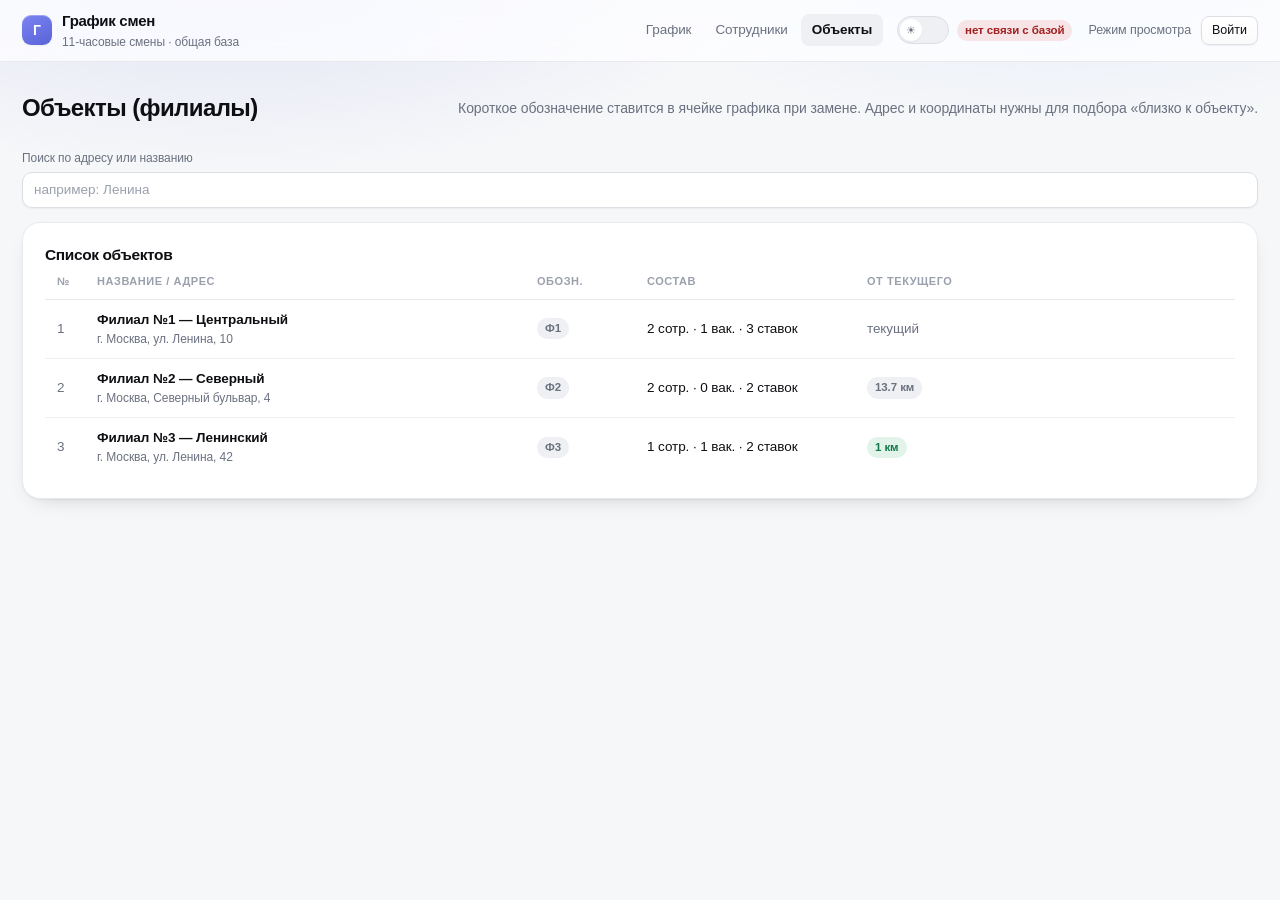
<file: objects.html>
<!doctype html>
<html lang="ru">
<head>
<meta charset="utf-8">
<meta name="viewport" content="width=device-width,initial-scale=1">
<title>Объекты — График смен</title>
<link rel="stylesheet" href="assets/styles.css">
<script>(function(){try{var t=localStorage.getItem("grafik_theme");if(t!=="light"&&t!=="dark"){t=(window.matchMedia&&window.matchMedia("(prefers-color-scheme: dark)").matches)?"dark":"light";}document.documentElement.setAttribute("data-theme",t);}catch(e){document.documentElement.setAttribute("data-theme","light");}})();</script>
</head>
<body>
<header class="top" id="hdr"></header>
<main class="wrap"><div id="view"><div class="loading">Загрузка графика…</div></div></main>
<div id="modal-root"></div>
<script src="assets/config.js?v=8"></script>
<script src="assets/app.js"></script>
<script src="assets/ui-select.js"></script>
<script src="assets/page-objects.js"></script>
<script>
(function(){
  var v=document.getElementById('view');
  if(window.GRAFIK_READY)return;
  document.documentElement.setAttribute('data-broken','1');
  v.innerHTML='<div style="max-width:720px;margin:60px auto;padding:24px;border:1px solid #E6E5E3;border-radius:14px;'+
    'font:15px/1.6 -apple-system,Segoe UI,Roboto,sans-serif;color:#2C2C2B;background:#fff">'+
    '<h2 style="margin:0 0 10px">Файлы сайта не загрузились</h2>'+
    '<p>Страница открылась, но рядом с ней нет папки <b>assets</b> (в ней дизайн и код). '+
    'Поэтому график не может нарисоваться.</p>'+
    '<p><b>Что сделать:</b> загрузите на хостинг все файлы из архива целиком: '+
    'index.html и остальные .html — в корень, а папку assets — рядом с ними (со всеми 9 файлами внутри).</p>'+
    '<p style="color:#7D7A75;font-size:13px">Загружать сам zip-архив нельзя — хостинг не распакует его сам.</p></div>';
})();
</script>
</body>
</html>
</file>
<file: assets/styles.css>
/* ============================================================
   График смен — дизайн-система "Calm / Glass"
   Ориентиры: Linear, Vercel, Raycast, Attio.
   Светлая и тёмная темы: html[data-theme="light" | "dark"]
   ============================================================ */

:root{
  color-scheme:light;

  /* Поверхности */
  --bg:#F6F7F9;
  --surface:#FFFFFF;
  --surface-2:#FBFBFC;
  --elev:rgba(255,255,255,.72);
  --line:#E8E9EC;
  --line-2:#DCDEE3;
  --hair:#EFF0F3;

  /* Текст */
  --text:#0E0F12;
  --text2:#6B7180;
  --text3:#9AA0AC;

  /* Акценты */
  --accent:#5A63D8;
  --accent-2:#7B84F0;
  --accent-soft:rgba(90,99,216,.10);
  --accent-ink:#3C44B4;

  --blue:#3B82F6; --blue-soft:rgba(59,130,246,.12); --blue-ink:#1D4FB0;
  --green:#16A34A; --green-soft:rgba(22,163,74,.12); --green-ink:#12784A;
  --orange:#D97706;--orange-soft:rgba(217,119,6,.13);--orange-ink:#96580C;
  --red:#DC2626;   --red-soft:rgba(220,38,38,.11);   --red-ink:#A32020;
  --violet:#7C3AED;--violet-soft:rgba(124,58,237,.11);--violet-ink:#5B23B8;

  /* Глубина */
  --sh-1:0 1px 2px rgba(15,18,24,.05);
  --sh-2:0 1px 2px rgba(15,18,24,.05), 0 8px 24px -14px rgba(15,18,24,.28);
  --sh-3:0 32px 80px -28px rgba(15,18,24,.35), 0 2px 8px rgba(15,18,24,.06);
  --ring:0 0 0 3px rgba(90,99,216,.22);
  --hi:inset 0 1px 0 rgba(255,255,255,.85);

  --r-sm:8px; --r:10px; --r-md:14px; --r-lg:18px;
  --blur:saturate(180%) blur(20px);
}

html[data-theme="dark"]{
  color-scheme:dark;
  --bg:#08090C;
  --surface:#0F1116;
  --surface-2:#12141A;
  --elev:rgba(20,22,29,.72);
  --line:#1E2028;
  --line-2:#282B35;
  --hair:#191C23;

  --text:#F2F3F5;
  --text2:#9BA1AE;
  --text3:#6D7482;

  --accent:#7C86F7;
  --accent-2:#9AA2FF;
  --accent-soft:rgba(124,134,247,.14);
  --accent-ink:#C3C8FF;

  --blue:#60A5FA; --blue-soft:rgba(96,165,250,.15); --blue-ink:#BBD6FF;
  --green:#4ADE80; --green-soft:rgba(74,222,128,.13); --green-ink:#A9F0C4;
  --orange:#FBBF24;--orange-soft:rgba(251,191,36,.13);--orange-ink:#F7DCA0;
  --red:#F87171;   --red-soft:rgba(248,113,113,.14);  --red-ink:#FFC0BC;
  --violet:#A78BFA;--violet-soft:rgba(167,139,250,.14);--violet-ink:#DCCEFF;

  --sh-1:0 1px 2px rgba(0,0,0,.6);
  --sh-2:0 1px 2px rgba(0,0,0,.6), 0 12px 32px -18px rgba(0,0,0,.9);
  --sh-3:0 40px 100px -30px rgba(0,0,0,.95), 0 2px 10px rgba(0,0,0,.6);
  --ring:0 0 0 3px rgba(124,134,247,.26);
  --hi:inset 0 1px 0 rgba(255,255,255,.06);
}

*{box-sizing:border-box}
html,body{margin:0;padding:0;min-height:100%}
body{
  font-family:"Inter",-apple-system,BlinkMacSystemFont,"SF Pro Text","Segoe UI",Roboto,Helvetica,Arial,sans-serif;
  font-size:14px;line-height:1.5;color:var(--text);background:var(--bg);
  -webkit-font-smoothing:antialiased;-moz-osx-font-smoothing:grayscale;
  font-feature-settings:"cv02","cv03","cv04","tnum";
  letter-spacing:-.006em;position:relative;overflow-x:hidden;
}

/* Аккуратное свечение вверху — без шума и цирка */
body::before{
  content:"";position:fixed;inset:0 0 auto;height:520px;z-index:-1;pointer-events:none;
  background:
    radial-gradient(60vw 320px at 18% -10%, rgba(90,99,216,.14), transparent 70%),
    radial-gradient(50vw 280px at 82% -14%, rgba(59,130,246,.10), transparent 72%);
}
html[data-theme="dark"] body::before{
  background:
    radial-gradient(60vw 340px at 18% -10%, rgba(110,120,255,.20), transparent 70%),
    radial-gradient(52vw 300px at 84% -14%, rgba(56,189,248,.12), transparent 72%);
}

button,input,select,textarea{font:inherit;color:inherit}
a{color:inherit}
h1,h2,h3{margin:0;font-weight:620;letter-spacing:-.025em;line-height:1.25}
h1{font-size:24px}h2{font-size:19px}h3{font-size:15.5px}
.muted{color:var(--text2)}
.hidden{display:none !important}
::selection{background:var(--accent-soft)}

/* Скроллбары */
*::-webkit-scrollbar{height:8px;width:8px}
*::-webkit-scrollbar-thumb{background:var(--line-2);border-radius:8px}
*::-webkit-scrollbar-track{background:transparent}

/* ---------- Кнопки ---------- */
.btn{
  display:inline-flex;align-items:center;justify-content:center;gap:7px;
  min-height:34px;padding:6px 13px;border:1px solid var(--line-2);border-radius:var(--r);
  background:linear-gradient(180deg,var(--surface),var(--surface-2));
  box-shadow:var(--sh-1),var(--hi);
  cursor:pointer;font-size:13.5px;font-weight:540;text-decoration:none;color:var(--text);
  transition:background .15s ease,border-color .15s ease,box-shadow .15s ease,transform .08s ease;
  white-space:nowrap;
}
.btn:hover{border-color:var(--text3);background:var(--surface)}
.btn:active{transform:translateY(.5px)}
.btn:focus-visible{outline:none;box-shadow:var(--ring)}
.btn.primary{
  color:#fff;border-color:transparent;
  background:linear-gradient(180deg,var(--accent-2),var(--accent));
  box-shadow:0 1px 2px rgba(15,18,24,.18), inset 0 1px 0 rgba(255,255,255,.28);
}
.btn.primary:hover{filter:brightness(1.05)}
.btn.danger{color:var(--red-ink);background:transparent;border-color:var(--line-2);box-shadow:none}
.btn.danger:hover{background:var(--red-soft);border-color:var(--red)}
.btn.ghost{border-color:transparent;background:transparent;box-shadow:none;color:var(--text2)}
.btn.ghost:hover{background:var(--hair);color:var(--text)}
.btn.warn{background:var(--orange-soft);border-color:transparent;color:var(--orange-ink);box-shadow:none}
.btn.ok{background:var(--green-soft);border-color:transparent;color:var(--green-ink);box-shadow:none}
.btn.sm{min-height:28px;padding:4px 10px;font-size:12.5px;border-radius:var(--r-sm)}

/* ---------- Поля ---------- */
input,select,textarea{
  min-height:36px;padding:7px 11px;border:1px solid var(--line-2);border-radius:var(--r);width:100%;
  background:var(--surface);color:var(--text);box-shadow:var(--sh-1);transition:border-color .15s,box-shadow .15s;
  font-size:13.5px;
}
input::placeholder{color:var(--text3)}
input:focus,select:focus,textarea:focus{outline:none;border-color:var(--accent);box-shadow:var(--ring)}
select{appearance:none;-webkit-appearance:none;padding-right:32px;cursor:pointer;
  background-image:linear-gradient(45deg,transparent 50%,currentColor 50%),linear-gradient(135deg,currentColor 50%,transparent 50%);
  background-position:calc(100% - 17px) 52%,calc(100% - 12px) 52%;background-size:5px 5px;background-repeat:no-repeat}
label.f{display:block;font-size:12px;color:var(--text2);margin-bottom:5px;font-weight:520}
.field{margin-bottom:14px}
.row{display:flex;gap:10px;flex-wrap:wrap;align-items:center}
.row.between{justify-content:space-between}
.grid2{display:grid;grid-template-columns:1fr 1fr;gap:10px}
pre{background:var(--surface-2);border:1px solid var(--line);border-radius:var(--r-md);padding:13px;font-size:12px;overflow:auto;color:var(--text2)}
code{font-family:ui-monospace,SFMono-Regular,"SF Mono",Menlo,monospace;font-size:.92em}

/* ---------- Карточки ---------- */
.card,.sheet,.acc,.dayblock,.needday{
  background:var(--surface);border:1px solid var(--line);border-radius:var(--r-lg);box-shadow:var(--sh-2);
}
.card{padding:22px}

/* ---------- Шапка ---------- */
header.top{position:sticky;top:0;z-index:30;background:var(--elev);
  backdrop-filter:var(--blur);-webkit-backdrop-filter:var(--blur);border-bottom:1px solid var(--line)}
.top-in{max-width:1560px;margin:0 auto;padding:10px 22px;display:flex;align-items:center;gap:14px;flex-wrap:wrap}
.logo{display:flex;align-items:center;gap:10px;text-decoration:none}
.logo .mark{width:30px;height:30px;border-radius:9px;display:grid;place-items:center;font-weight:700;font-size:14px;color:#fff;
  background:linear-gradient(150deg,var(--accent-2),var(--accent));box-shadow:inset 0 1px 0 rgba(255,255,255,.3),var(--sh-1)}
.logo>div>div:first-child{font-size:13.5px;font-weight:600;letter-spacing:-.02em}
nav.tabs{display:flex;gap:2px;flex-wrap:wrap;margin-left:auto}
nav.tabs a{padding:6px 11px;border-radius:var(--r-sm);font-size:13.5px;font-weight:500;color:var(--text2);
  text-decoration:none;display:inline-flex;align-items:center;transition:.14s}
nav.tabs a:hover{background:var(--hair);color:var(--text)}
nav.tabs a.active{background:var(--hair);color:var(--text);font-weight:560}
.userchip{display:flex;align-items:center;gap:8px;font-size:12.5px;color:var(--text2)}
.avatar{width:26px;height:26px;border-radius:50%;display:grid;place-items:center;font-size:11px;font-weight:650;color:#fff;
  background:linear-gradient(150deg,var(--accent-2),var(--accent))}
main{max-width:1560px;margin:0 auto;padding:22px 22px 56px}
.pagehead{display:flex;gap:14px;align-items:center;justify-content:space-between;flex-wrap:wrap;margin-bottom:16px}

/* ---------- Переключатель темы ---------- */
.themesw{position:relative;width:52px;height:28px;border-radius:999px;border:1px solid var(--line-2);cursor:pointer;padding:0;flex:0 0 auto;
  background:var(--hair);transition:background .2s,border-color .2s}
.themesw:hover{border-color:var(--text3)}
.themesw i{position:absolute;top:2px;left:2px;width:22px;height:22px;border-radius:50%;display:grid;place-items:center;
  font-style:normal;font-size:11px;color:var(--text2);background:var(--surface);box-shadow:var(--sh-1);
  transition:transform .26s cubic-bezier(.32,1.35,.5,1)}
html[data-theme="dark"] .themesw i{transform:translateX(24px)}

/* ---------- Тулбар ---------- */
.toolbar{display:flex;gap:10px;align-items:flex-end;flex-wrap:wrap;margin-bottom:14px}
.yearpick{display:flex;align-items:center;gap:2px;padding:2px;border-radius:var(--r);background:var(--surface);border:1px solid var(--line-2);box-shadow:var(--sh-1)}
.yearpick button{border:none;background:transparent;width:28px;height:30px;border-radius:var(--r-sm);cursor:pointer;color:var(--text2)}
.yearpick button:hover{background:var(--hair);color:var(--text)}
.yearpick .y{min-width:52px;text-align:center;font-weight:600;font-size:13.5px;font-variant-numeric:tabular-nums}
.months{display:flex;gap:2px;overflow-x:auto;padding:3px;margin-bottom:14px;border-radius:var(--r-md);
  background:var(--surface);border:1px solid var(--line);box-shadow:var(--sh-1)}
.months button{border:0;background:transparent;color:var(--text2);flex:1 1 0;
  padding:6px 10px;border-radius:var(--r-sm);font-size:12.5px;cursor:pointer;white-space:nowrap;min-height:30px;transition:.14s}
.months button:hover{background:var(--hair);color:var(--text)}
.months button.active{color:#fff;background:linear-gradient(180deg,var(--accent-2),var(--accent));font-weight:580;box-shadow:var(--sh-1)}

/* ---------- График ---------- */
.sheet{overflow:hidden}
.sheet-head{padding:16px 18px;border-bottom:1px solid var(--line);display:flex;align-items:center;gap:14px;flex-wrap:wrap}
.sheet-head .sub{font-size:12.5px;color:var(--text2)}
.tablewrap{overflow-x:auto}
table.sch{border-collapse:separate;border-spacing:0;width:100%;table-layout:fixed;font-size:11.5px;
  font-variant-numeric:tabular-nums}
table.sch th,table.sch td{border-bottom:1px solid var(--hair);border-right:1px solid var(--hair);padding:0;text-align:center;background:var(--surface)}
table.sch thead th{position:sticky;top:0;z-index:5;font-weight:600;font-size:10.5px;color:var(--text2);
  height:34px;padding:0 2px;white-space:nowrap;background:var(--surface-2)}
table.sch thead th.wknd{color:var(--text);background:var(--hair)}
table.sch th.day,table.sch td.day{width:auto;min-width:0;padding:0}
table.sch td.wkndcol{background:var(--surface-2)}
.c-num{width:30px}
.c-fio{width:15%;min-width:150px;text-align:left;padding:6px 10px !important;font-weight:540;font-size:12.5px;line-height:1.35}
.c-fio .pos{display:block;font-size:10.5px;color:var(--text3);font-weight:400}
.c-tel{width:104px;white-space:nowrap;color:var(--text2);padding:0 8px !important;text-align:left;font-size:11.5px}
.c-gr{width:42px;font-weight:600}
.sticky1{position:sticky;left:0;z-index:6}
.sticky2{position:sticky;left:30px;z-index:6}
table.sch thead th.sticky1,table.sch thead th.sticky2{z-index:8}
.c-num{color:var(--text3)}
.cell{width:100%;height:30px;border:none;background:transparent;cursor:pointer;font-size:11px;font-weight:600;color:var(--text);
  display:grid;place-items:center;padding:0;transition:.1s}
.cell:hover{outline:2px solid var(--accent);outline-offset:-2px;border-radius:5px}
.cell.off{color:var(--line-2)}
.s-work{background:var(--blue-soft);color:var(--blue-ink)}
.s-extra{background:var(--green-soft);color:var(--green-ink)}
.s-vac{background:var(--hair);color:var(--text3)}
.s-sick{background:var(--violet-soft);color:var(--violet-ink)}
.s-need{background:var(--red-soft);color:var(--red-ink);box-shadow:inset 0 0 0 1px var(--red)}
.s-sub{background:var(--orange-soft);color:var(--orange-ink)}
.s-moved{background:var(--violet-soft);color:var(--violet-ink);box-shadow:inset 0 0 0 1px color-mix(in srgb,var(--violet) 40%,transparent);font-size:10px}
.s-guest{background:var(--green-soft);color:var(--green-ink);box-shadow:inset 0 0 0 1px color-mix(in srgb,var(--green) 50%,transparent)}
.s-free{background:color-mix(in srgb,var(--green) 8%,transparent);color:var(--green-ink);box-shadow:inset 0 0 0 1px color-mix(in srgb,var(--green) 28%,transparent)}
.s-vacancy{color:var(--red-ink);box-shadow:inset 0 0 0 1px color-mix(in srgb,var(--red) 45%,transparent);
  background:repeating-linear-gradient(135deg,var(--red-soft),var(--red-soft) 4px,transparent 4px,transparent 8px)}
tr.vacancy .c-fio{color:var(--red)}
tr.guest td{background:color-mix(in srgb,var(--green) 5%,var(--surface))}
tr.freerow td{background:color-mix(in srgb,var(--green) 3%,var(--surface))}
table.sch .tot{width:46px;min-width:46px;font-weight:600;background:var(--surface-2)}
table.sch thead th.tot{font-size:10px;letter-spacing:0}
tr.totrow td{background:var(--surface-2);font-weight:600}
table.sch tbody tr:hover td{background:color-mix(in srgb,var(--accent) 4%,var(--surface))}
.legend{display:flex;gap:12px;flex-wrap:wrap;padding:12px 18px;border-top:1px solid var(--line);font-size:11.5px;color:var(--text2)}
.legend span.k{display:inline-flex;align-items:center;gap:6px}
.sw{width:14px;height:14px;border-radius:4px;display:inline-block}
.coverbar{padding:14px 18px;border-top:1px solid var(--line);display:flex;gap:18px;flex-wrap:wrap;align-items:center;background:var(--surface-2)}
.pill{display:inline-flex;align-items:center;gap:7px;border-radius:999px;padding:5px 12px;font-size:12.5px;font-weight:580;
  background:var(--surface);border:1px solid var(--line-2);box-shadow:var(--sh-1)}
.pill.warn{background:var(--red-soft);border-color:transparent;color:var(--red-ink)}
.pill.ok{background:var(--green-soft);border-color:transparent;color:var(--green-ink)}
.coverlist{font-size:12px;color:var(--text2);line-height:1.7}

/* ---------- Кандидаты ---------- */
.cands-card{margin-top:20px}
.row.wrap{flex-wrap:wrap;gap:8px}
.seg{display:inline-flex;padding:2px;border-radius:var(--r);background:var(--hair);border:1px solid var(--line)}
.seg button{border:0;background:none;padding:5px 13px;border-radius:var(--r-sm);font:inherit;font-size:12.5px;color:var(--text2);cursor:pointer;transition:.14s}
.seg button:hover{color:var(--text)}
.seg button.on{background:var(--surface);color:var(--text);font-weight:580;box-shadow:var(--sh-1)}
.csearch{min-width:260px;min-height:34px;height:34px}
.nearbar{display:flex;align-items:center;gap:7px;flex-wrap:wrap;margin:12px 0 2px}
.nb-t{font-size:12px;color:var(--text3)}
.nchip{display:inline-flex;align-items:baseline;gap:6px;border:1px solid var(--line);background:var(--surface-2);border-radius:999px;padding:4px 11px;font-size:12px}
.nchip b{font-size:11.5px;font-weight:600}
.nchip i{font-style:normal;color:var(--text3);font-size:11px}
.nchip.close{background:var(--green-soft);border-color:transparent;color:var(--green-ink)}
.dayblock{margin-top:12px;overflow:hidden;box-shadow:none}
.dbh{display:flex;align-items:center;gap:9px;flex-wrap:wrap;padding:9px 14px;background:var(--surface-2);border-bottom:1px solid var(--line)}
.dbd{font-weight:600;font-size:13px}
.crows{display:flex;flex-direction:column}
.crow{display:grid;grid-template-columns:28px minmax(190px,1.4fr) 140px minmax(140px,1fr) 110px;align-items:center;gap:12px;
  padding:9px 14px;border-bottom:1px solid var(--hair);transition:background .14s}
.crow:last-child{border-bottom:0}
.crow:hover{background:var(--surface-2)}
.crow.ext{background:color-mix(in srgb,var(--violet) 5%,transparent)}
.crow.empty{display:block;color:var(--text2);font-size:12.5px;padding:14px}
.cmain{display:flex;flex-direction:column;gap:1px;min-width:0}
.cname{font-weight:580;font-size:13px;display:flex;align-items:center;gap:6px;flex-wrap:wrap}
.cmeta{color:var(--text3);font-size:11.5px;overflow:hidden;text-overflow:ellipsis;white-space:nowrap}
.cdist{font-size:12px;color:var(--text2);font-variant-numeric:tabular-nums}
.cdist.close{color:var(--green-ink);font-weight:600}
.cwhy{font-size:12px;color:var(--text3)}
.crow .btn{justify-self:end}
.morebtn{margin:9px 14px 12px}

/* старые чипы (совместимость) */
.needday{padding:13px 15px;margin-bottom:9px}
.needday .dh{display:flex;align-items:center;gap:9px;flex-wrap:wrap;margin-bottom:9px;font-weight:600;font-size:13px}
.needday .dh .need{background:var(--red-soft);color:var(--red-ink);border-radius:999px;padding:2px 9px;font-size:12px}
.cands{display:flex;gap:7px;flex-wrap:wrap}
.cand{display:flex;align-items:center;gap:9px;border:1px solid var(--line);background:var(--green-soft);
  border-radius:999px;padding:4px 5px 4px 11px;font-size:12.5px;color:var(--green-ink)}
.cand b{font-weight:600;color:var(--text)}
.cand .who{display:flex;flex-direction:column;line-height:1.25}
.cand .meta{font-size:11px;color:var(--text3);font-weight:400}
.cand.busy{background:var(--surface-2);color:var(--text3)}
.cand.ext{background:var(--violet-soft)}
.cand.ext .who b{color:var(--violet-ink)}

/* ---------- Списки ---------- */
table.list{width:100%;border-collapse:collapse;font-size:13.5px}
table.list th{text-align:left;font-size:11px;text-transform:uppercase;letter-spacing:.05em;color:var(--text3);
  padding:9px 12px;border-bottom:1px solid var(--line);font-weight:600}
table.list td{padding:10px 12px;border-bottom:1px solid var(--hair);vertical-align:middle}
table.list tr:last-child td{border-bottom:none}
table.list tbody tr:hover td{background:var(--surface-2)}
.tag{display:inline-flex;align-items:center;padding:2px 8px;border-radius:999px;background:var(--hair);font-size:11.5px;font-weight:560;color:var(--text2)}
.tag.blue{background:var(--blue-soft);color:var(--blue-ink)}
.tag.green{background:var(--green-soft);color:var(--green-ink)}
.tag.red{background:var(--red-soft);color:var(--red-ink)}
.tag.violet{background:var(--violet-soft);color:var(--violet-ink)}

/* ---------- Аккордеон ---------- */
.acc{margin-bottom:10px;overflow:hidden;box-shadow:var(--sh-1)}
.acc-head{display:flex;align-items:center;gap:11px;width:100%;background:none;border:0;padding:13px 15px;cursor:pointer;text-align:left;font:inherit;color:inherit;transition:background .14s}
.acc-head:hover{background:var(--surface-2)}
.acc.open .acc-head{border-bottom:1px solid var(--line)}
.acc .chev{color:var(--text3);font-size:11px;width:12px;transition:transform .18s ease}
.acc-title{flex:1;display:flex;flex-direction:column;gap:1px}
.acc-title b{font-size:14px;font-weight:600;letter-spacing:-.015em}
.acc-sub{color:var(--text3);font-size:12px;font-weight:400}
.acc-stat{display:flex;gap:5px;flex-wrap:wrap;justify-content:flex-end}
.acc-body{display:none;padding:12px 15px 14px}
.acc.open .acc-body{display:block}
.pname{display:flex;align-items:center;gap:9px}
.pname .pos{display:block;color:var(--text3);font-size:11.5px}

/* ---------- Аватары ---------- */
.cav{display:inline-flex;align-items:center;justify-content:center;width:28px;height:28px;flex:0 0 28px;border-radius:50%;
  font-size:10.5px;font-weight:650;color:#fff;letter-spacing:.02em;
  background:linear-gradient(150deg,var(--accent-2),var(--accent))}
.cav.ext{background:linear-gradient(150deg,#B79BFF,var(--violet))}

/* ---------- Модалка ---------- */
.overlay{position:fixed;inset:0;background:rgba(8,9,12,.5);backdrop-filter:blur(4px);-webkit-backdrop-filter:blur(4px);
  display:grid;place-items:center;z-index:60;padding:22px;animation:fade .14s ease}
@keyframes fade{from{opacity:0}to{opacity:1}}
.modal{background:var(--surface);border:1px solid var(--line);border-radius:var(--r-lg);box-shadow:var(--sh-3);
  width:100%;max-width:460px;max-height:88vh;overflow:auto;animation:pop .18s cubic-bezier(.22,1.2,.4,1)}
@keyframes pop{from{opacity:0;transform:translateY(8px) scale(.985)}to{opacity:1;transform:none}}
.modal .m-head{padding:18px 20px 0;display:flex;justify-content:space-between;align-items:flex-start;gap:10px}
.modal .m-body{padding:14px 20px 20px}
.modal .m-foot{padding:0 20px 20px;display:flex;gap:8px;justify-content:flex-end;flex-wrap:wrap}
.choice{display:grid;gap:6px;margin-bottom:14px}
.choice button{display:flex;align-items:center;gap:9px;text-align:left;padding:9px 12px;border:1px solid var(--line);
  border-radius:var(--r);background:var(--surface);cursor:pointer;font-size:13.5px;min-height:40px;transition:.14s}
.choice button:hover{background:var(--surface-2);border-color:var(--line-2)}
.choice button.on{border-color:var(--accent);background:var(--accent-soft);color:var(--text)}
.toast{position:fixed;bottom:22px;left:50%;transform:translateX(-50%);z-index:80;
  padding:9px 16px;border-radius:999px;font-size:13px;color:var(--text);
  background:var(--elev);backdrop-filter:var(--blur);-webkit-backdrop-filter:var(--blur);
  border:1px solid var(--line-2);box-shadow:var(--sh-3)}
.empty{padding:44px 22px;text-align:center;color:var(--text3);font-size:13.5px}
.loading{padding:44px;text-align:center;color:var(--text3);font-size:13.5px}

@media (max-width:1200px){
  .c-tel{display:none}
  table.sch thead th.c-tel{display:none}
}
@media (max-width:900px){
  .crow{grid-template-columns:28px 1fr;grid-auto-rows:auto}
  .cdist,.cwhy{grid-column:2}
  .crow .btn{grid-column:2;justify-self:start}
}
@media (max-width:640px){
  main{padding:14px}.top-in{padding:9px 14px}.card{padding:16px}
  h1{font-size:20px}
  .sheet-head{padding:14px}.coverbar,.legend{padding:12px 14px}
  nav.tabs{margin-left:0;width:100%;overflow-x:auto}
  .months button{flex:0 0 auto}
}

/* ---------- Красивые выпадающие списки ---------- */
.xsel{position:relative;width:100%}
.xsel>select{position:absolute;inset:0;width:100%;height:100%;opacity:0;pointer-events:none;margin:0}
.xsel-btn{display:flex;align-items:center;gap:10px;width:100%;min-height:36px;padding:7px 34px 7px 11px;text-align:left;
  border:1px solid var(--line-2);border-radius:var(--r);background:var(--surface);color:var(--text);
  box-shadow:var(--sh-1);font-size:13.5px;cursor:pointer;transition:border-color .15s,box-shadow .15s,background .15s}
.xsel-btn:hover{border-color:var(--text3)}
.xsel.open .xsel-btn{border-color:var(--accent);box-shadow:var(--ring)}
.xsel-btn.placeholder{color:var(--text3)}
.xsel-val{flex:1;overflow:hidden;text-overflow:ellipsis;white-space:nowrap}
.xsel-arrow{position:absolute;right:12px;top:50%;width:8px;height:8px;margin-top:-6px;border-right:1.6px solid var(--text3);
  border-bottom:1.6px solid var(--text3);transform:rotate(45deg);transition:transform .18s,border-color .18s}
.xsel.open .xsel-arrow{transform:rotate(225deg) translate(-3px,-3px);border-color:var(--accent)}
.xsel-pop{position:absolute;z-index:400;left:0;right:0;top:calc(100% + 6px);display:none;
  padding:6px;max-height:290px;overflow-y:auto;overflow-x:hidden;-webkit-overflow-scrolling:touch;
  background:var(--surface);border:1px solid var(--line-2);
  border-radius:var(--r-md);box-shadow:var(--sh-3,var(--sh-2));animation:xpop .14s ease}
.xsel.open .xsel-pop{display:block}
.xsel.up .xsel-pop{top:auto;bottom:calc(100% + 6px)}
@keyframes xpop{from{opacity:0;transform:translateY(-4px)}to{opacity:1;transform:none}}
.xsel-opt{display:block;width:100%;flex:0 0 auto;text-align:left;padding:8px 10px;margin:0 0 2px;border:none;border-radius:var(--r-sm);
  background:transparent;color:var(--text);font-size:13.5px;line-height:1.35;min-height:34px;cursor:pointer;
  white-space:nowrap;overflow:hidden;text-overflow:ellipsis}
.xsel-opt:last-child{margin-bottom:0}
.xsel-opt:hover{background:var(--hair)}
.xsel-opt.on{background:var(--accent-soft);color:var(--accent-ink,var(--accent));font-weight:560}

/* ---------- Приём и увольнение ---------- */
.s-none{color:var(--text3);opacity:.5}
.s-gone{color:var(--orange-ink);background:repeating-linear-gradient(135deg,var(--orange-soft),var(--orange-soft) 4px,transparent 4px,transparent 8px);
  box-shadow:inset 0 0 0 1px color-mix(in srgb,var(--orange) 45%,transparent);border-radius:5px}
.c-fio .dt{display:inline-block;margin-left:6px;padding:0 5px;border-radius:5px;font-size:9.5px;font-weight:600;
  color:var(--text2);background:var(--hair);vertical-align:middle}
.c-fio .dt.out{color:var(--red-ink);background:var(--red-soft)}
table.list td.dates{font-size:12px;white-space:nowrap}
table.list tr.fired td:nth-child(2) b{text-decoration:line-through;text-decoration-color:var(--red);text-decoration-thickness:1px}


/* =========================================================
   Мобильные устройства
   ========================================================= */
@media (max-width:900px){
  html{-webkit-text-size-adjust:100%}
  .top-in{padding:8px 12px;gap:9px}
  nav.tabs{order:9;width:100%;margin-left:0;flex-wrap:nowrap;overflow-x:auto;-webkit-overflow-scrolling:touch;padding-bottom:2px}
  nav.tabs a{flex:0 0 auto;padding:7px 12px}
  nav.tabs::-webkit-scrollbar{display:none}
  main{padding:14px 12px 64px}
  .pagehead{gap:8px;margin-bottom:12px}
  .pagehead p.muted{font-size:12.5px}
  .grid2{grid-template-columns:1fr}
  .toolbar{gap:9px}
  .toolbar>div{min-width:0 !important;flex:1 1 100% !important}
  .toolbar>.row{width:100%}
  .toolbar>.row .btn{flex:1 1 auto}
  .toolbar>label.btn{width:100%}
  .card{padding:16px;overflow-x:auto}
  .acc-body{padding:10px 10px 12px;overflow-x:auto}
  table.list{min-width:620px}
  .acc-head{padding:12px}
  .acc-stat{justify-content:flex-start}
  .csearch{min-width:0;width:100%}
  .modal{max-width:100%}
}
@media (max-width:640px){
  h1{font-size:19px}
  .logo>div>div:last-child{display:none}
  .userchip b,.userchip>span.nm{display:none}
  .btn{min-height:38px;font-size:13.5px}
  .btn.sm{min-height:32px}
  input,select,textarea,.xsel-btn{min-height:42px;font-size:16px}
  .xsel-opt{min-height:42px;padding:11px 12px;font-size:15px}
  .xsel-pop{max-height:52vh}
  /* график: горизонтальная прокрутка с закреплёнными ФИО */
  .tablewrap{overflow-x:auto;-webkit-overflow-scrolling:touch}
  table.sch{table-layout:auto;min-width:760px;font-size:11px}
  table.sch th.day,table.sch td.day{min-width:26px}
  .c-fio{width:auto;min-width:132px;max-width:150px;font-size:12px;padding:6px 8px !important}
  .c-num{width:26px}
  .sticky2{left:26px}
  .cell{height:34px}
  .sheet-head{padding:12px}
  .legend{padding:10px 12px;gap:8px;font-size:11px}
  .coverbar{padding:12px;gap:10px}
  .coverlist{font-size:11.5px}
  .months{margin-bottom:12px}
  .months button{flex:0 0 auto;min-height:36px;padding:7px 13px}
  .yearpick button{width:34px;height:34px}
  /* модалка — как шторка снизу */
  .overlay{padding:0;place-items:end stretch}
  .modal{max-width:100%;max-height:94vh;border-radius:var(--r-lg) var(--r-lg) 0 0;
    animation:sheetup .22s cubic-bezier(.22,1.2,.4,1)}
  .modal .m-foot{position:sticky;bottom:0;background:var(--surface);padding:12px 16px calc(12px + env(safe-area-inset-bottom));
    border-top:1px solid var(--line)}
  .modal .m-foot .btn{flex:1 1 auto}
  .modal .m-head{padding:16px 16px 0}
  .modal .m-body{padding:12px 16px 16px}
  .toast{bottom:calc(16px + env(safe-area-inset-bottom));width:calc(100% - 28px);text-align:center}
  .crow{padding:10px 12px}
  .crow .btn{width:100%}
  .dbh{padding:9px 12px}
  table.list{min-width:540px}
  pre{font-size:11px}
}
@keyframes sheetup{from{opacity:0;transform:translateY(24px)}to{opacity:1;transform:none}}
@media (max-width:640px){
  /* шапка: чипы в одну строку, без переносов внутри */
  .top-in{gap:7px}
  .pill{white-space:nowrap;font-size:11.5px;padding:4px 9px}
  #syncbox .pill{font-size:11px;padding:3px 8px}
  .userchip{flex-wrap:nowrap;overflow-x:auto;-webkit-overflow-scrolling:touch;max-width:100%;margin-left:auto}
  .userchip::-webkit-scrollbar{display:none}
  .userchip>*{flex:0 0 auto}
  .userchip .tag{white-space:nowrap;font-size:11px;padding:3px 8px}
  .userchip>span{display:inline-flex;align-items:center;gap:6px;white-space:nowrap}
  #authbox>span{max-width:96px;overflow:hidden;text-overflow:ellipsis;display:inline-block}
  #savebox .btn,#authbox .btn{min-height:32px;padding:5px 11px;font-size:12.5px}
  .themesw{width:46px;height:26px}
  .themesw i{width:20px;height:20px}
  html[data-theme="dark"] .themesw i{transform:translateX(20px)}
  .userchip{font-size:11.5px;gap:6px}
  .avatar{width:24px;height:24px;font-size:10px}
}
@media (max-width:400px){
  nav.tabs a{padding:7px 10px;font-size:13px}
  .logo .mark{width:28px;height:28px}
}
</file>
